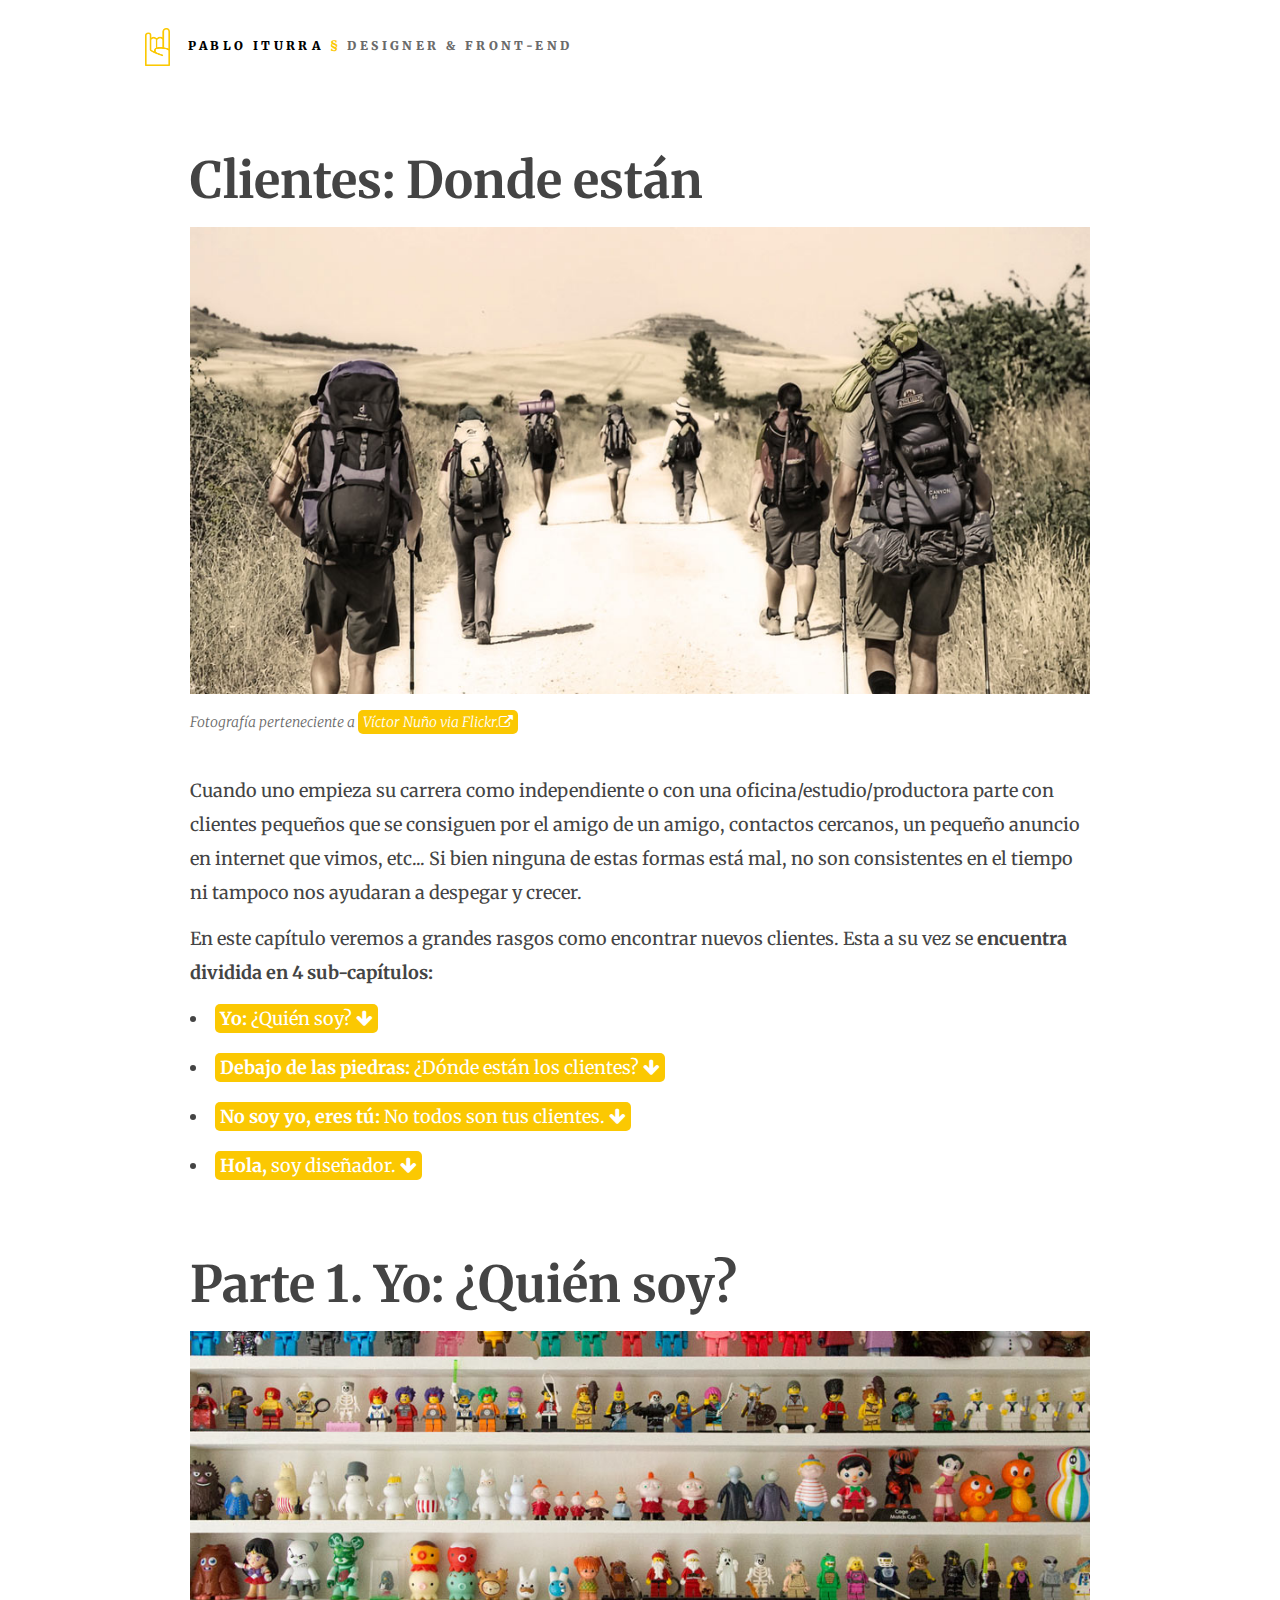
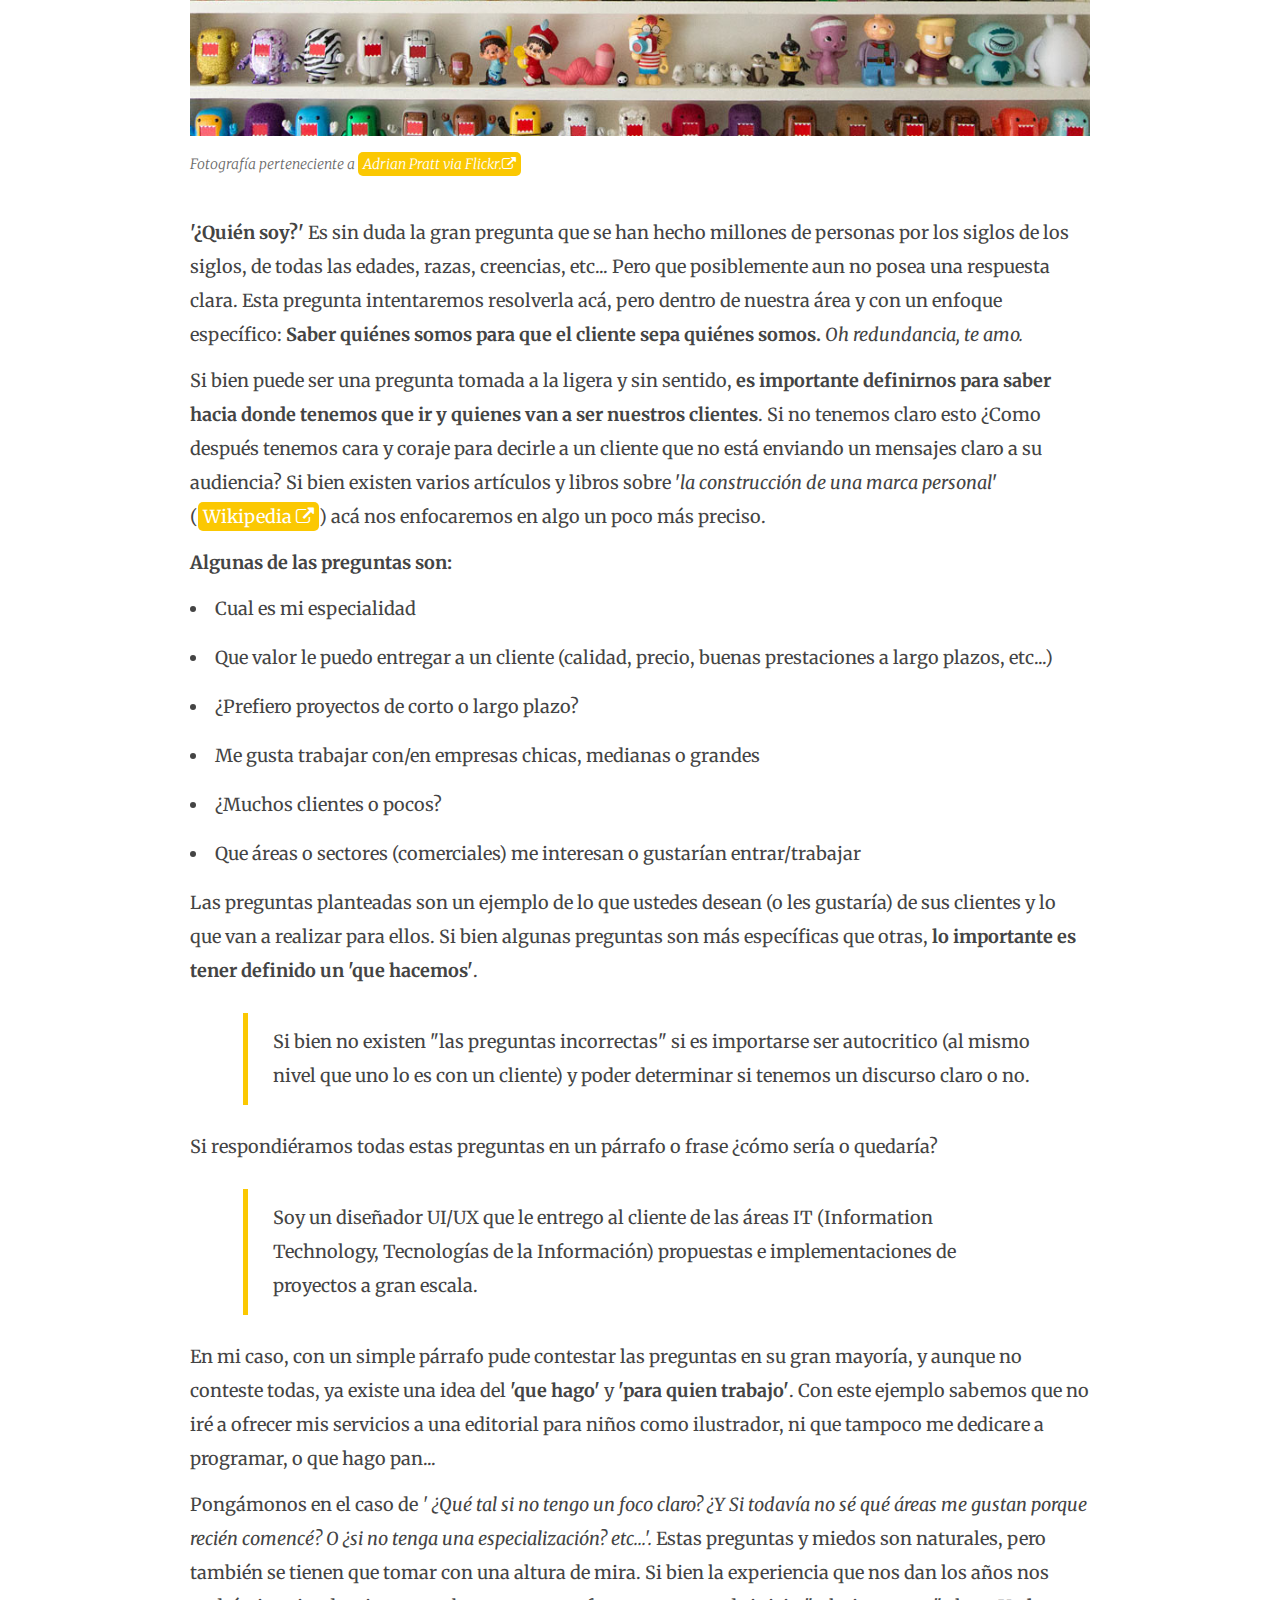
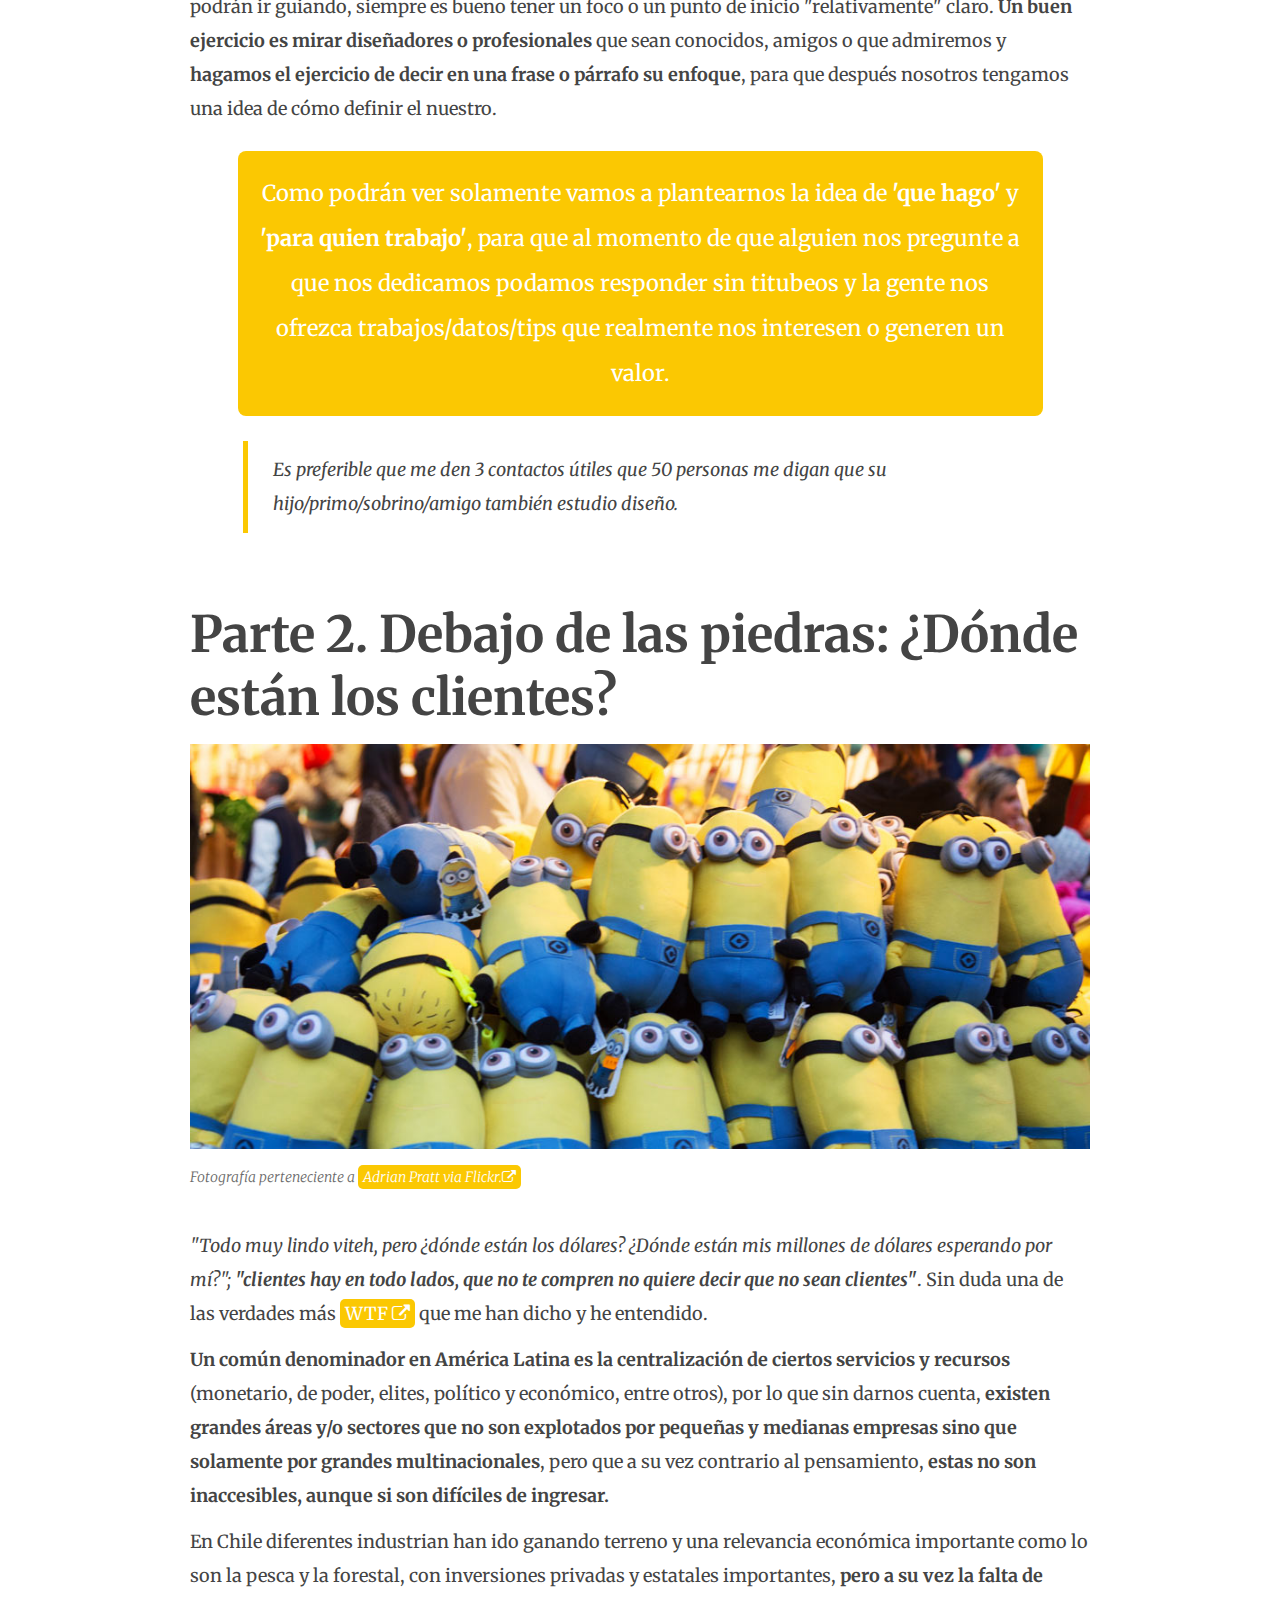
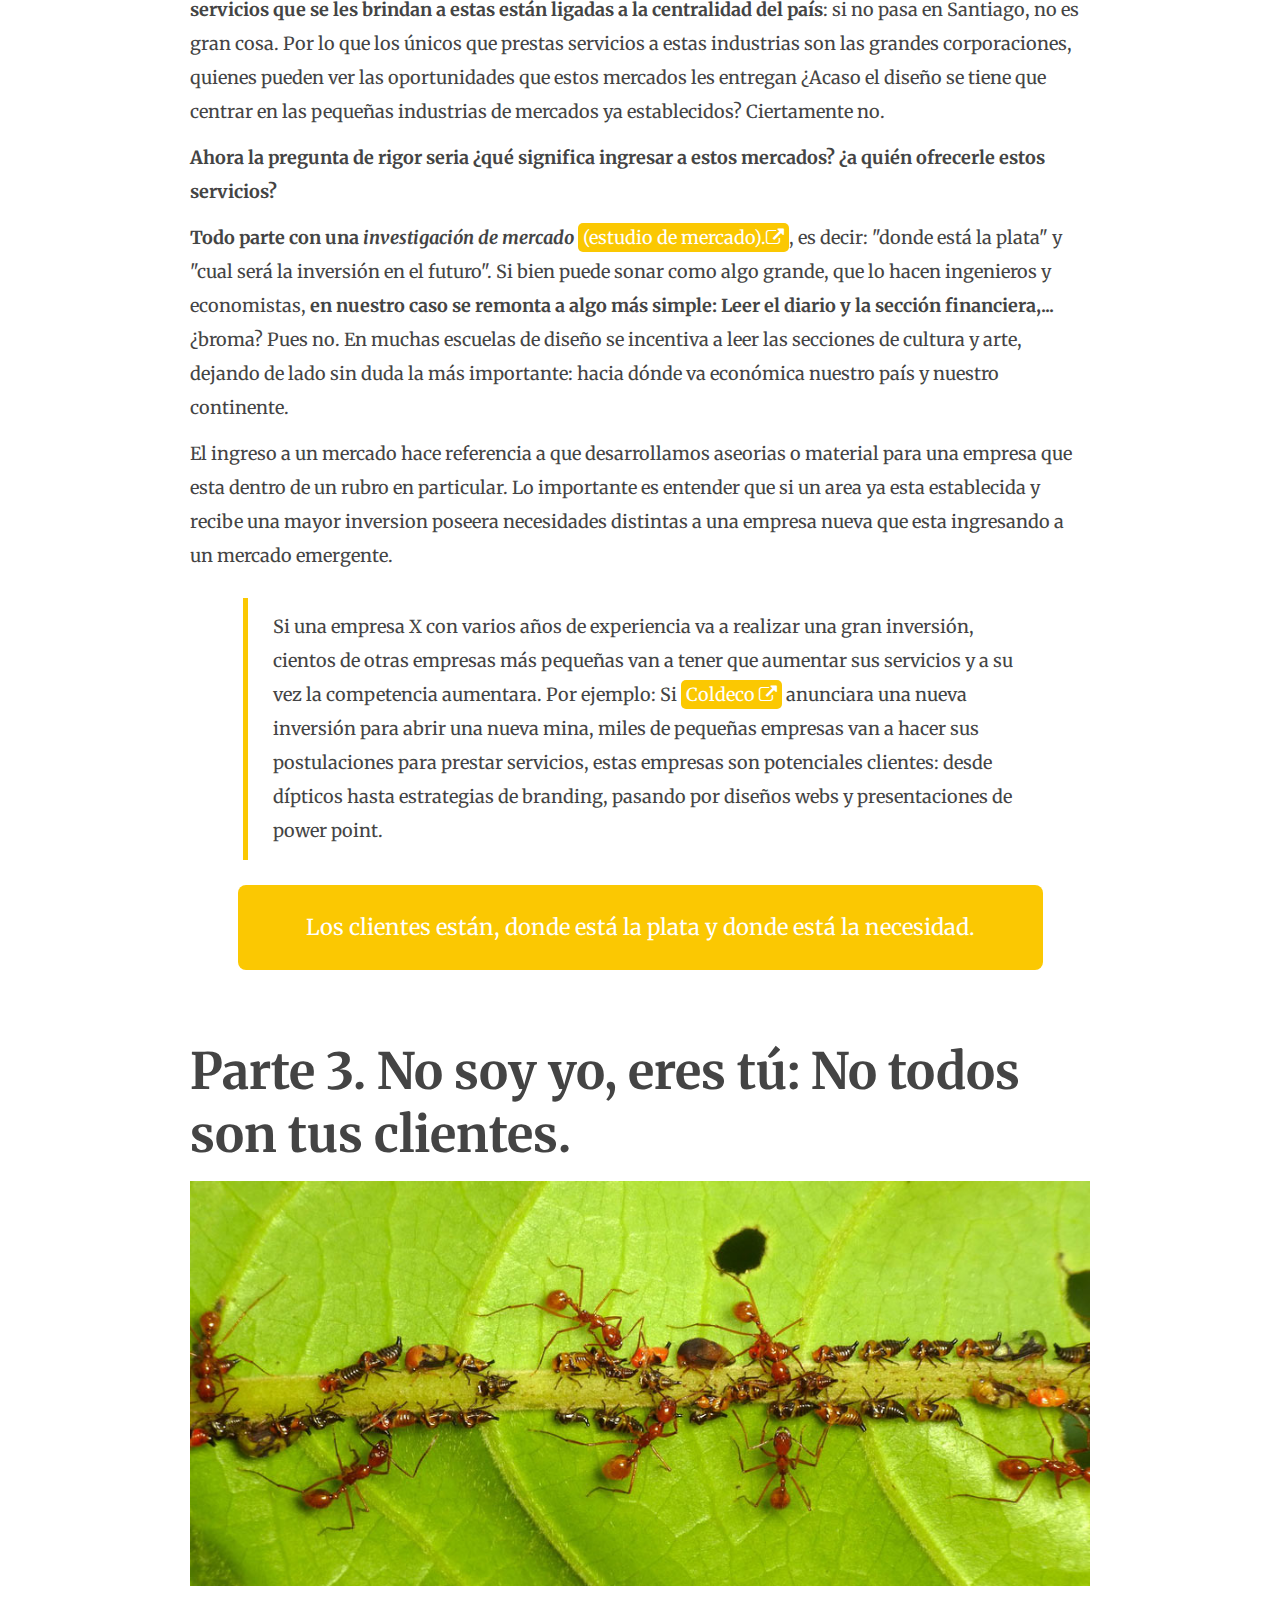
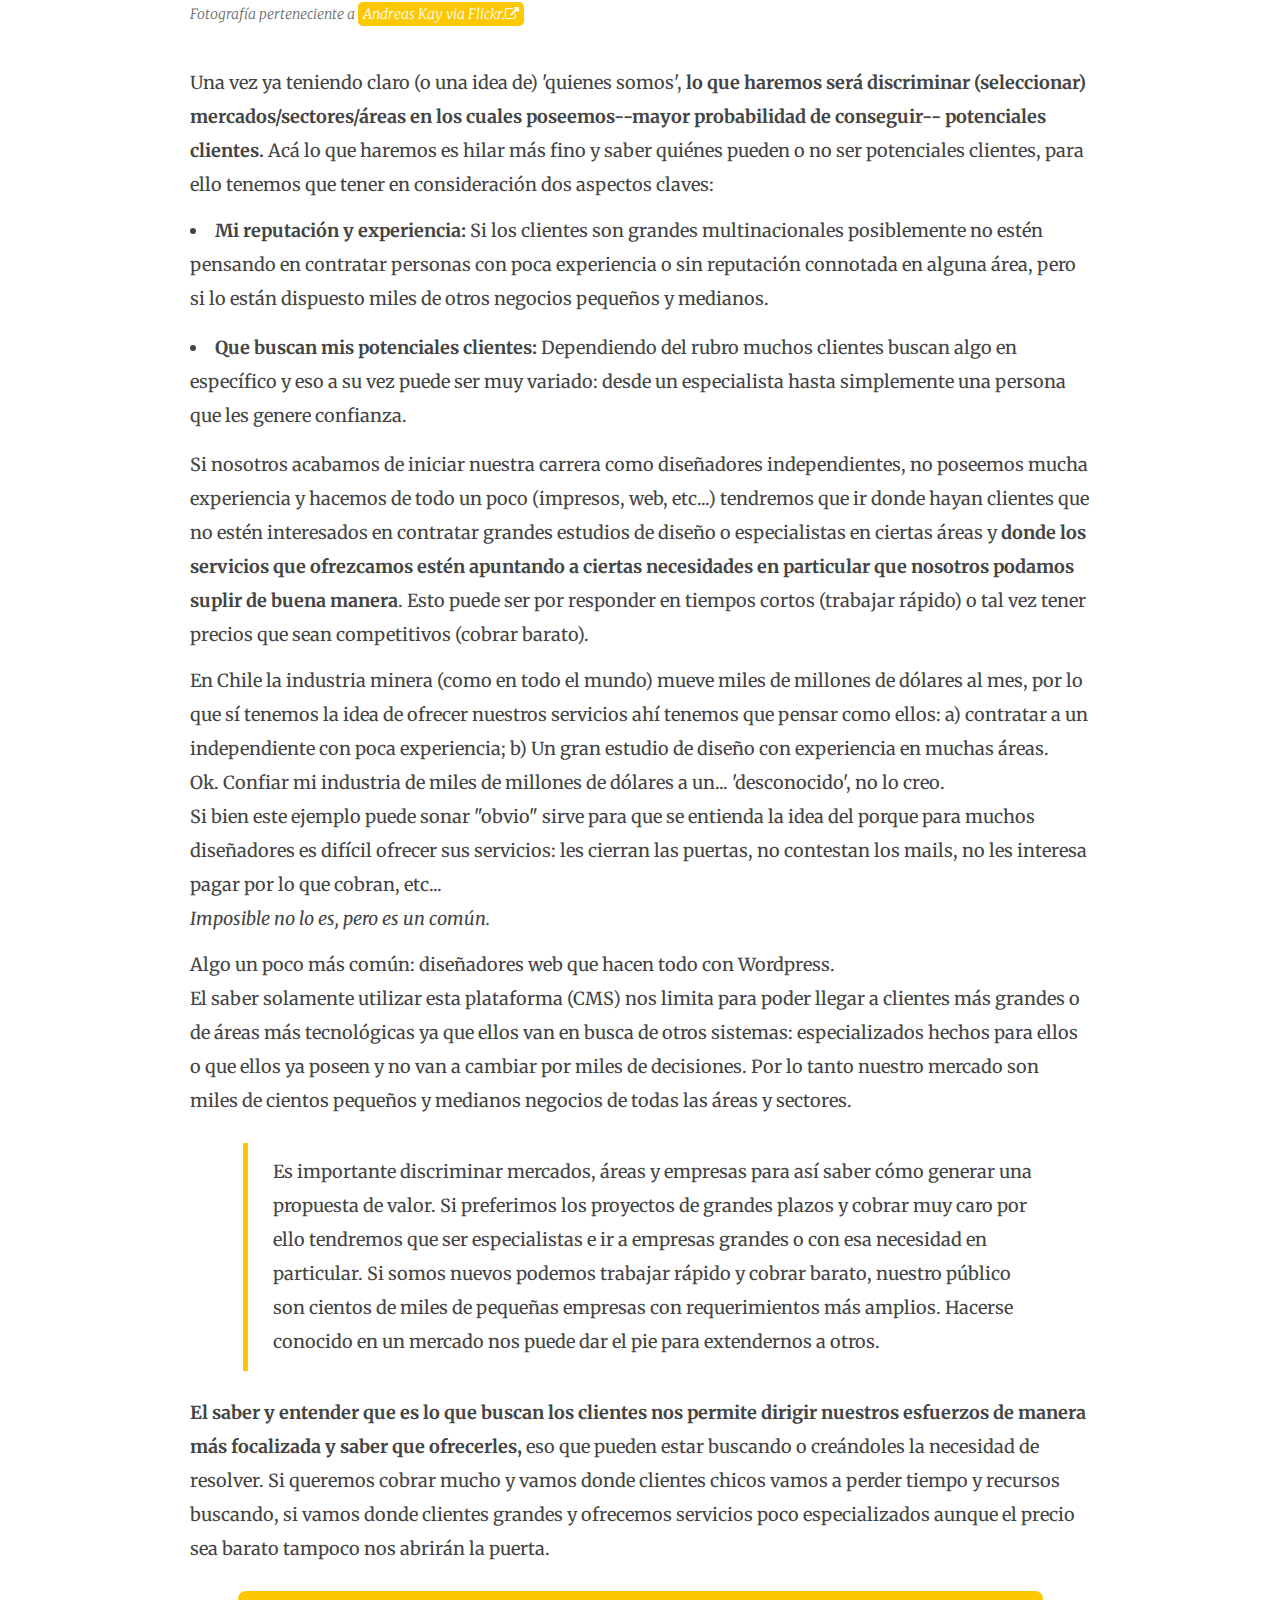
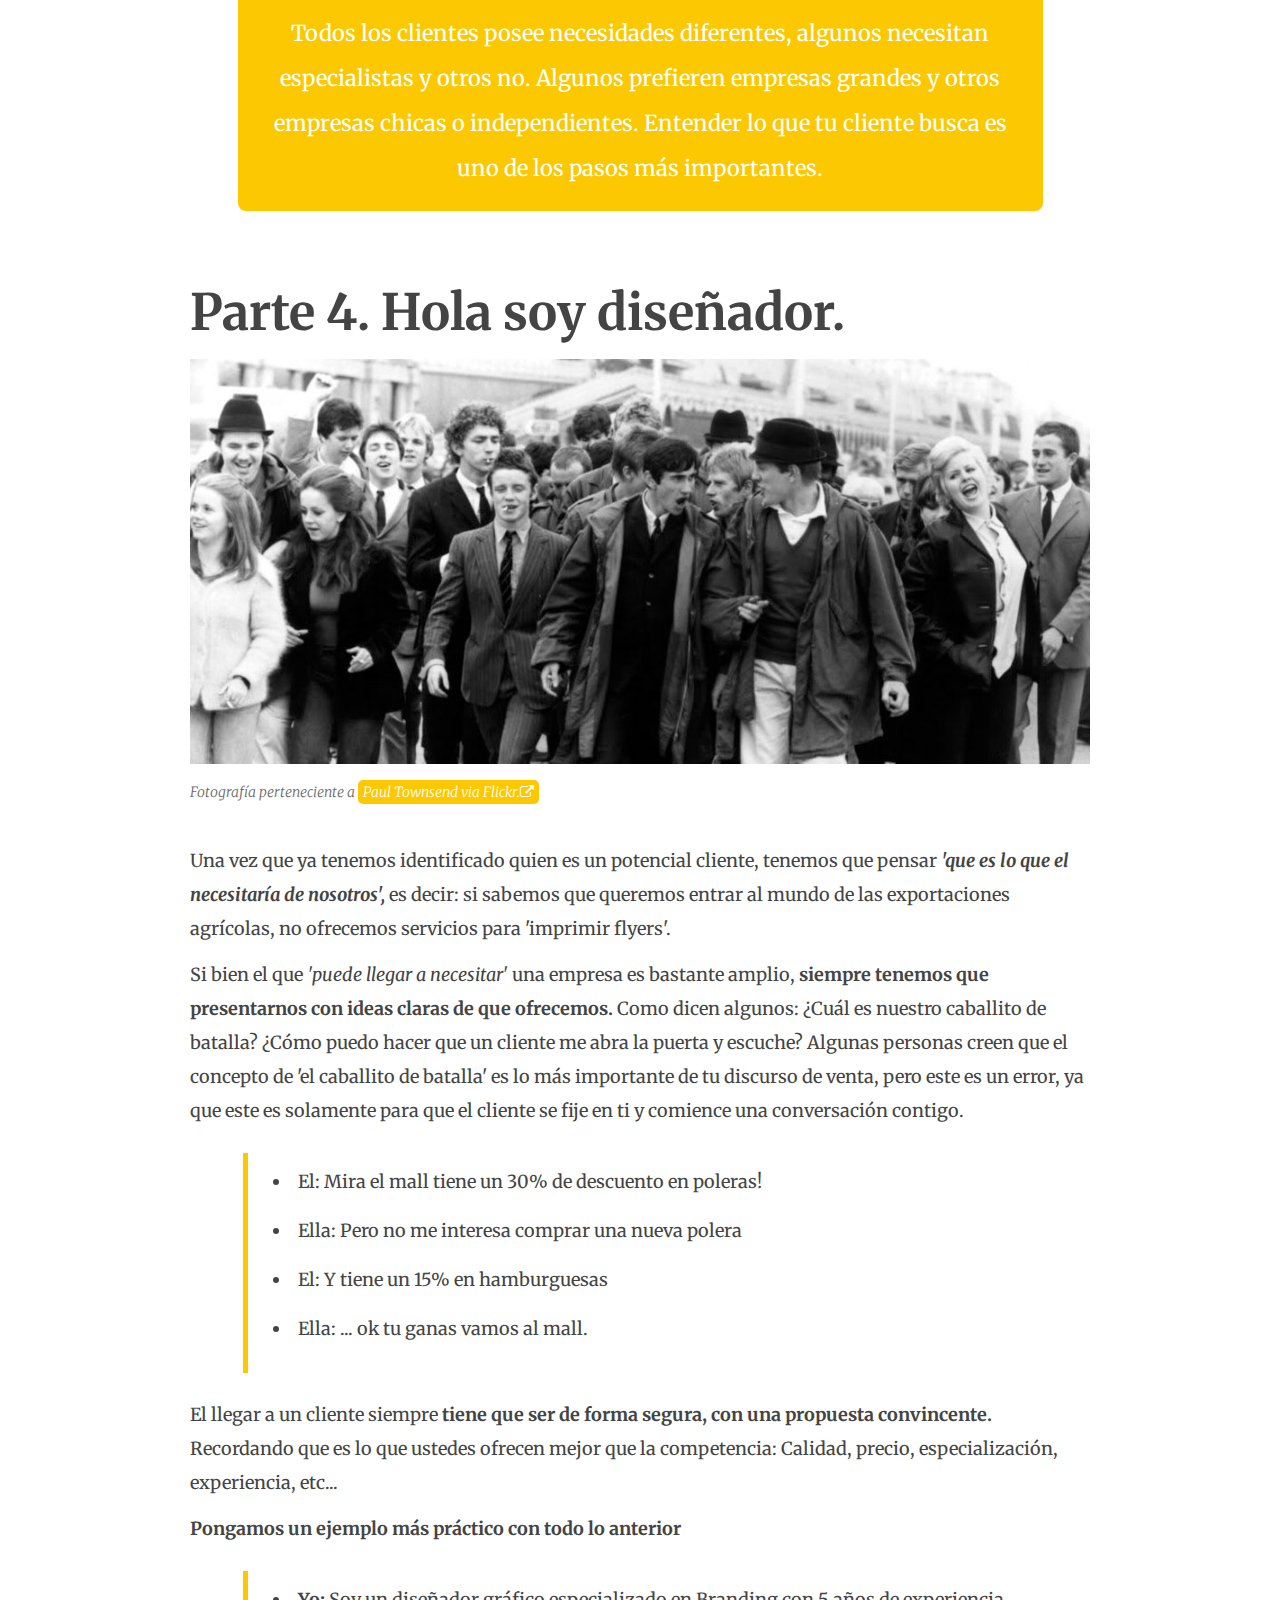
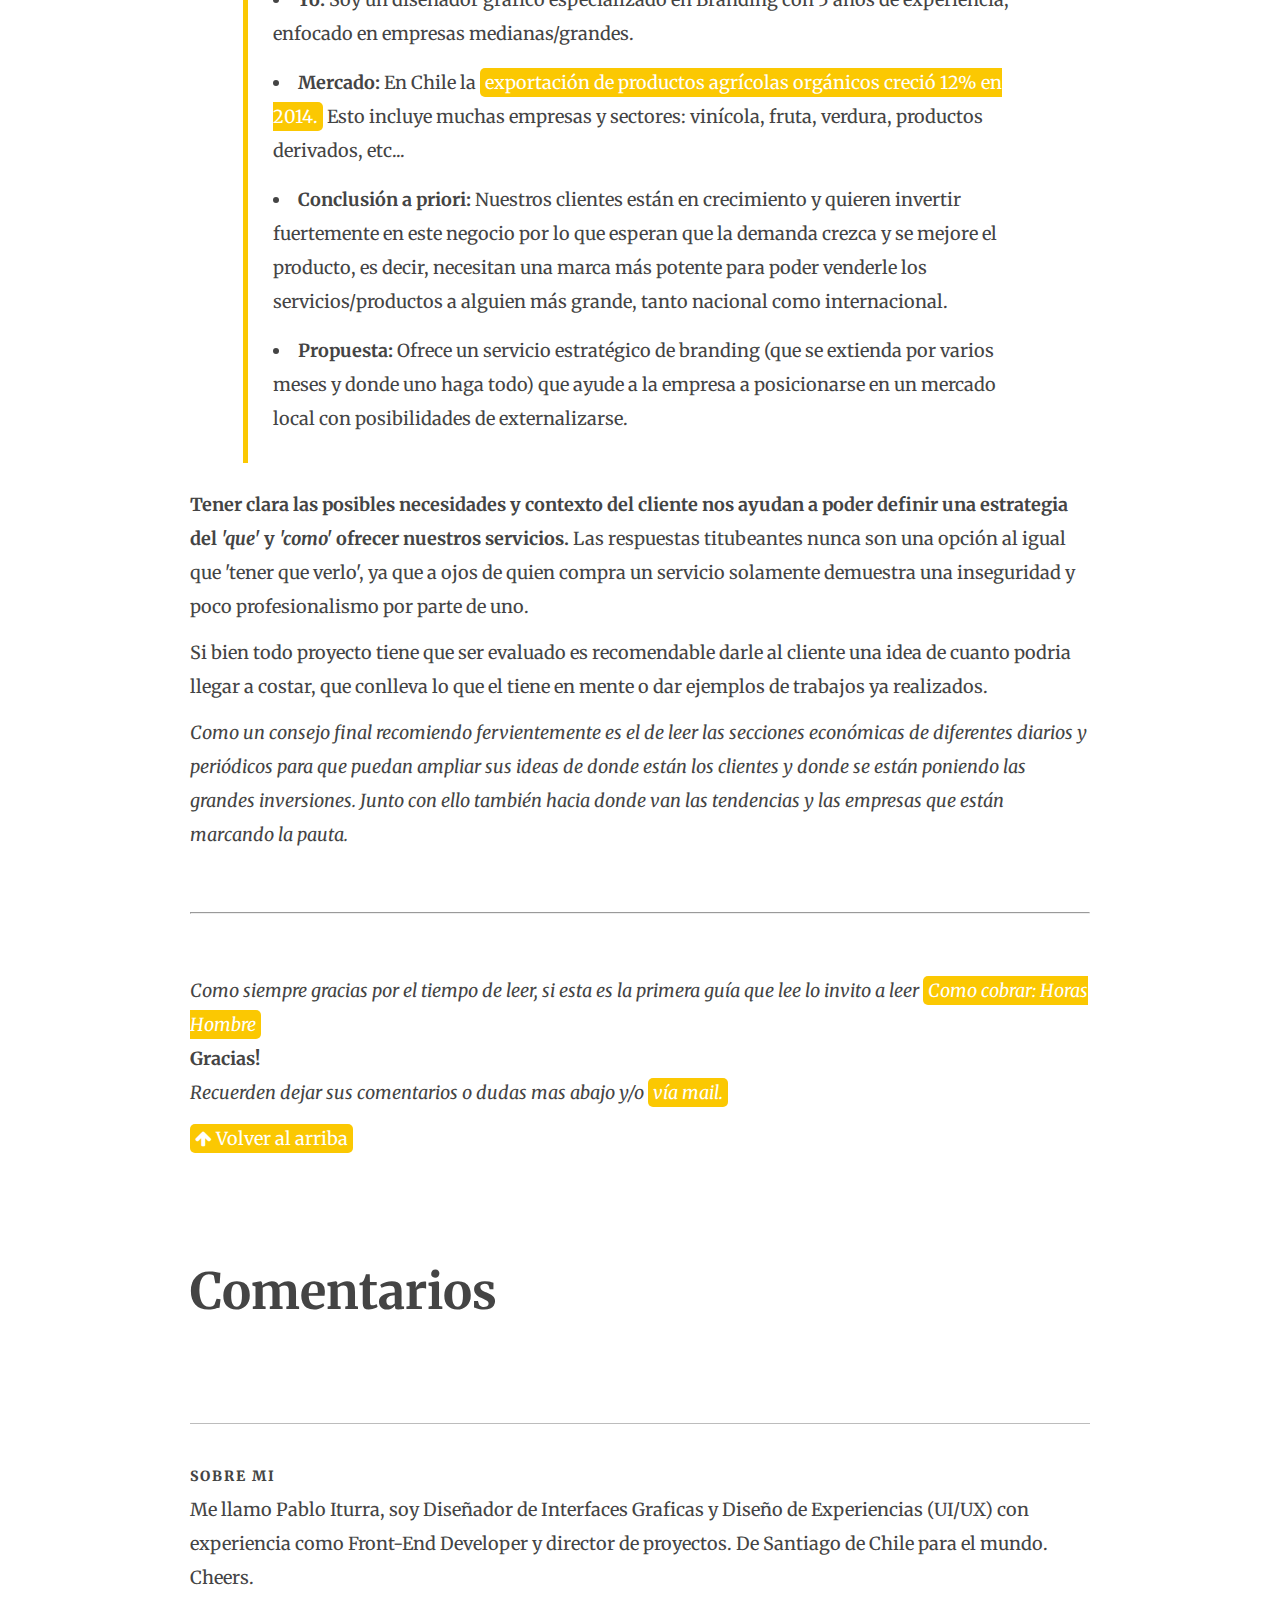
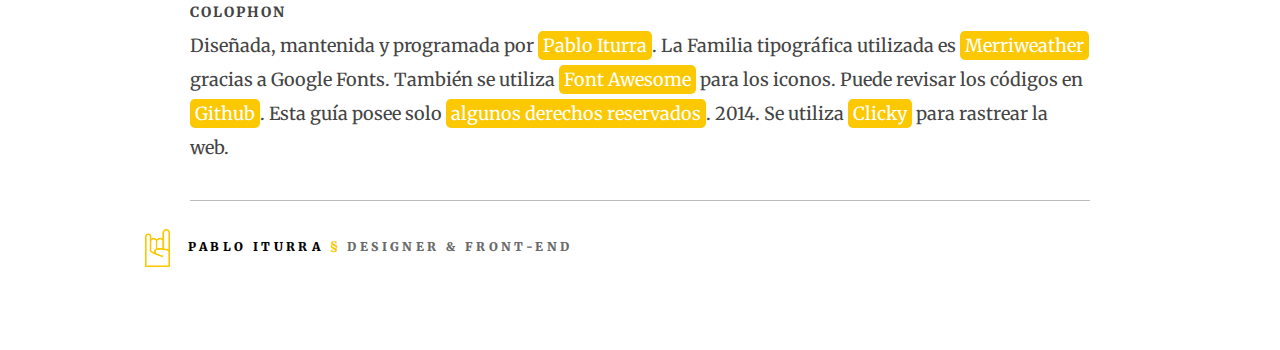
<file: clientes.html>
<!doctype html>
<html>

<head>
    <meta charset="UTF-8">
    <title>Como cobrar: HH / Estudio PIF</title>

    <link href="css/style.css" rel="stylesheet">
    <link href="css/font-awesome.min.css" rel="stylesheet">

</head>

<body>

    <header>
        <a href="index.html"><img src="img/logo-am.png"> <span>Pablo Iturra</span> <b>§</b> Designer &amp; Front-End</a>
    </header>

    <section>

        <h1>Clientes: Donde están</h1>

        <img src="img/clientes/1.jpg">
        <p class="foto">Fotografía perteneciente a <a href="https://www.flickr.com/photos/victornuno/2035577263" target="_blank">Víctor Nuño via Flickr.<i class="fa fa-external-link"></i></a>
        

        <p>
            Cuando uno empieza su carrera como independiente o con una oficina/estudio/productora parte con clientes pequeños que se consiguen por el amigo de un amigo, contactos cercanos, un pequeño anuncio en internet que vimos, etc... Si bien ninguna de estas formas está mal, no son consistentes en el tiempo ni tampoco nos ayudaran a despegar y crecer.
        </p>

        <p>
            En este capítulo veremos a grandes rasgos como encontrar nuevos clientes. Esta a su vez se  <b>encuentra dividida en 4 sub-capítulos:</b>
        </p>

        <ul>
            <li><a href="#parte1"><b>Yo:</b> ¿Quién soy?  <i class="fa fa-arrow-down"></i></a>
            </li>
            <li><a href="#parte2"><b>Debajo de las piedras:</b> ¿Dónde están los clientes? <i class="fa fa-arrow-down"></i></a>
            </li>
            <li><a href="#parte3"><b>No soy yo, eres tú:</b> No todos son tus clientes. <i class="fa fa-arrow-down"></i></a>
            </li>
            <li><a href="#parte4"><b>Hola,</b> soy diseñador. <i class="fa fa-arrow-down"></i></a>
            </li>
        </ul>

        <h1 id="parte1">Parte 1. Yo: ¿Quién soy?</h1>

        <img src='img/clientes/monos.jpg'>
        <p class="foto">Fotografía perteneciente a <a href="https://www.flickr.com/photos/jazza2/9700489882/in/photostream/" target="_blank">Adrian Pratt via Flickr.<i class="fa fa-external-link"></i></a>
        </p>

        <p><b>'¿Quién soy?'</b> Es sin duda la gran pregunta que se han hecho millones de personas por los siglos de los siglos, de todas las edades, razas, creencias, etc... Pero que posiblemente aun no posea una respuesta clara. Esta pregunta intentaremos resolverla acá, pero dentro de nuestra área y con un enfoque específico: <b>Saber quiénes somos para que el cliente sepa quiénes somos.</b> <i>Oh redundancia, te amo.</i>
        </p>

        <p>
            Si bien puede ser una pregunta tomada a la ligera y sin sentido, <b>es importante definirnos para saber hacia donde tenemos que ir y quienes van a ser nuestros clientes</b>. Si no tenemos claro esto ¿Como después tenemos cara y coraje para decirle a un cliente que no está enviando un mensajes claro a su audiencia? Si bien existen varios artículos y libros sobre '<i>la construcción de una marca personal</i>' (<a href="http://en.wikipedia.org/wiki/Personal_branding" target="_blank">Wikipedia <i class="fa fa-external-link"></i></a>) acá nos enfocaremos en algo un poco más preciso.
        </p>

        <p><b>Algunas de las preguntas son:</b>
        </p>

        <ul>
            <li>Cual es mi especialidad</li>
            <li>Que valor le puedo entregar a un cliente (calidad, precio, buenas prestaciones a largo plazos, etc...)</li>
            <li>¿Prefiero proyectos de corto o largo plazo?</li>
            <li>Me gusta trabajar con/en empresas chicas, medianas o grandes</li>
            <li>¿Muchos clientes o pocos?</li>
            <li>Que áreas o sectores (comerciales) me interesan o gustarían entrar/trabajar</li>
        </ul>

        <p>
            Las preguntas planteadas son un ejemplo de lo que ustedes desean (o les gustaría) de sus clientes y lo que van a realizar para ellos. Si bien algunas preguntas son más específicas que otras, <b>lo importante es tener definido un 'que hacemos'</b>.
        </p>

        <p class="ejem">
            Si bien no existen "las preguntas incorrectas" si es importarse ser autocritico (al mismo nivel que uno lo es con un cliente) y poder determinar si tenemos un discurso claro o no.
        </p>

        <p>
            Si respondiéramos todas estas preguntas en un párrafo o frase ¿cómo sería o quedaría?
        </p>

        <p class="ejem">Soy un diseñador UI/UX que le entrego al cliente de las áreas IT (Information Technology, Tecnologías de la Información) propuestas e implementaciones de proyectos a gran escala.</p>

        <p>
            En mi caso, con un simple párrafo pude contestar las preguntas en su gran mayoría, y aunque no conteste todas, ya existe una idea del <b>'que hago'</b> y <b>'para quien trabajo'</b>. Con este ejemplo sabemos que no iré a ofrecer mis servicios a una editorial para niños como ilustrador, ni que tampoco me dedicare a programar, o que hago pan...
        </p>

        <p>
            Pongámonos en el caso de <i>' ¿Qué tal si no tengo un foco claro? ¿Y Si todavía no sé qué áreas me gustan porque recién comencé? O ¿si no tenga una especialización? etc...'.</i> Estas preguntas y miedos son naturales, pero también se tienen que tomar con una altura de mira. Si bien la experiencia que nos dan los años nos podrán ir guiando, siempre es bueno tener un foco o un punto de inicio "relativamente" claro. <b>Un buen ejercicio es mirar diseñadores o profesionales</b> que sean conocidos, amigos o que admiremos y <b>hagamos el ejercicio de decir en una frase o párrafo su enfoque</b>, para que después nosotros tengamos una idea de cómo definir el nuestro.
        </p>

        <p class="math">
            Como podrán ver solamente vamos a plantearnos la idea de <b>'que hago'</b> y <b>'para quien trabajo'</b>, para que al momento de que alguien nos pregunte a que nos dedicamos podamos responder sin titubeos y la gente nos ofrezca trabajos/datos/tips que realmente nos interesen o generen un valor.
        </p>

        <p class="ejem">
            <i>Es preferible que me den 3 contactos útiles que 50 personas me digan que su hijo/primo/sobrino/amigo también estudio diseño.</i>
        </p>

        <h1 id="parte2">Parte 2. Debajo de las piedras: ¿Dónde están los clientes?</h1>

        <img src='img/clientes/minios.jpg'>
        <p class="foto">Fotografía perteneciente a <a href="https://www.flickr.com/photos/jazza2/9986971746/in/photostream/" target="_blank">Adrian Pratt via Flickr.<i class="fa fa-external-link"></i></a>
        </p>


        <p>
            <i>"Todo muy lindo viteh, pero ¿dónde están los dólares? ¿Dónde están mis millones de dólares esperando por mí?"; <b>"clientes hay en todo lados, que no te compren no quiere decir que no sean clientes"</b></i>. Sin duda una de las verdades más <a href="http://www.abc.es/tecnologia/redes/20141207/abci-descifrar-siglas-201412061903_1.html" target="_blank">WTF <i class="fa fa-external-link"></i></a> que me han dicho y he entendido.
        </p>

        <p>
            <b>Un común denominador en América Latina es la centralización de ciertos servicios y recursos</b> (monetario, de poder, elites, político y económico, entre otros), por lo que sin darnos cuenta, <b>existen grandes áreas y/o sectores que no son explotados por pequeñas y medianas empresas sino que solamente por grandes multinacionales</b>, pero que a su vez contrario al pensamiento, <b>estas no son inaccesibles, aunque si son difíciles de ingresar.</b>
        </p>

        <p>
            En Chile diferentes industrian han ido ganando terreno y una relevancia económica importante como lo son la pesca y la forestal, con inversiones privadas y estatales importantes, <b>pero a su vez la falta de servicios que se les brindan a estas están ligadas a la centralidad del país</b>: si no pasa en Santiago, no es gran cosa. Por lo que los únicos que prestas servicios a estas industrias son las grandes corporaciones, quienes pueden ver las oportunidades que estos mercados les entregan ¿Acaso el diseño se tiene que centrar en las pequeñas industrias de mercados ya establecidos? Ciertamente no.
        </p>

        <p>
            <b>Ahora la pregunta de rigor seria ¿qué significa ingresar a estos mercados? ¿a quién ofrecerle estos servicios?</b>
        </p>

        <p>
           <b>Todo parte con una <i>investigación de mercado</i></b> <a href="http://es.wikipedia.org/wiki/Estudio_de_mercado" target="_blank">(estudio de mercado).<i class="fa fa-external-link"></i></a>, es decir: "donde está la plata" y "cual será la inversión en el futuro". Si bien puede sonar como algo grande, que lo hacen ingenieros y economistas, <b>en nuestro caso se remonta a algo más simple: Leer el diario y la sección financiera,...</b> ¿broma? Pues no. En muchas escuelas de diseño se incentiva a leer las secciones de cultura y arte, dejando de lado sin duda la más importante: hacia dónde va económica nuestro país y nuestro continente.
        </p>
        
        <p>
            El ingreso a un mercado hace referencia a que desarrollamos aseorias o material para una empresa que esta dentro de un rubro en particular. Lo importante es entender que si un area ya esta establecida y recibe una mayor inversion poseera necesidades distintas a una empresa nueva que esta ingresando a un mercado emergente.
        </p>
        
        <p class="ejem">
            Si una empresa X con varios años de experiencia va a realizar una gran inversión, cientos de otras empresas más pequeñas van a tener que aumentar sus servicios y a su vez la competencia aumentara. Por ejemplo: Si <a href="https://www.codelco.com/" target="_blank">Coldeco <i class="fa fa-external-link"></i></a> anunciara una nueva inversión para abrir una nueva mina, miles de pequeñas empresas van a hacer sus postulaciones para prestar servicios, estas empresas son potenciales clientes: desde dípticos hasta estrategias de branding, pasando por diseños webs y presentaciones de power point.
        </p>
        
        <p class="math">
            Los clientes están, donde está la plata y donde está la necesidad.
        </p>

        <h1 id="parte3">Parte 3. No soy yo, eres tú: No todos son tus clientes. </h1>

        <img src='img/clientes/ants.jpg'>
        <p class="foto">Fotografía perteneciente a <a href="https://www.flickr.com/photos/andreaskay/10242422224/in/photostream/" target="_blank">Andreas Kay via Flickr.<i class="fa fa-external-link"></i></a>
        </p>

        <p>
            Una vez ya teniendo claro (o una idea de) 'quienes somos', <b>lo que haremos será discriminar (seleccionar) mercados/sectores/áreas en los cuales poseemos--mayor probabilidad de conseguir-- potenciales clientes.</b> Acá lo que haremos es hilar más fino y saber quiénes pueden o no ser potenciales clientes, para ello tenemos que tener en consideración dos aspectos claves: 
        </p>

        <ul>
            <li><b>Mi reputación y experiencia:</b> Si los clientes son grandes multinacionales posiblemente no estén pensando en contratar personas con poca experiencia o sin reputación connotada en alguna área, pero si lo están dispuesto miles de otros negocios pequeños y medianos.</li>
            <li><b>Que buscan mis potenciales clientes:</b> Dependiendo del rubro muchos clientes buscan algo en específico y eso a su vez puede ser muy variado: desde un especialista hasta simplemente una persona que les genere confianza.</li>
        </ul>

        <p>
            Si nosotros acabamos de iniciar nuestra carrera como diseñadores independientes, no poseemos mucha experiencia y hacemos de todo un poco (impresos, web, etc...) tendremos que ir donde hayan clientes que no estén interesados en contratar grandes estudios de diseño o especialistas en ciertas áreas y <b>donde los servicios que ofrezcamos estén apuntando a ciertas necesidades en particular que nosotros podamos suplir de buena manera</b>. Esto puede ser por responder en tiempos cortos (trabajar rápido) o tal vez tener precios que sean competitivos (cobrar barato).
        </p>

        <p>
            En Chile la industria minera (como en todo el mundo) mueve miles de millones de dólares al mes, por lo que sí tenemos la idea de ofrecer nuestros servicios ahí tenemos que pensar como ellos: a) contratar a un independiente con poca experiencia; b) Un gran estudio de diseño con experiencia en muchas áreas.
            <br>
            Ok. Confiar mi industria de miles de millones de dólares a un... 'desconocido', no lo creo.
            <br>
            Si bien este ejemplo puede sonar "obvio" sirve para que se entienda la idea del porque para muchos diseñadores es difícil ofrecer sus servicios: les cierran las puertas, no contestan los mails, no les interesa pagar por lo que cobran, etc...
            <br>
            <i>Imposible no lo es, pero es un común.</i>
        </p>

        <p>
            Algo un poco más común: diseñadores web que hacen todo con Wordpress.
            <br>
            El saber solamente utilizar esta plataforma (CMS) nos limita para poder llegar a clientes más grandes o de áreas más tecnológicas ya que ellos van en busca de otros sistemas: especializados hechos para ellos o que ellos ya poseen y no van a cambiar por miles de decisiones. Por lo tanto nuestro mercado son miles de cientos pequeños y medianos negocios de todas las áreas y sectores.
        </p>
        
        <p class="ejem">
            Es importante discriminar mercados, áreas y empresas para así saber cómo generar una propuesta de valor. Si preferimos los proyectos de grandes plazos y cobrar muy caro por ello tendremos que ser especialistas e ir a empresas grandes o con esa necesidad en particular. Si somos nuevos podemos trabajar rápido y cobrar barato, nuestro público son cientos de miles de pequeñas empresas con requerimientos más amplios. Hacerse conocido en un mercado nos puede dar el pie para extendernos a otros.
        </p>

        <p>
            <b>El saber y entender que es lo que buscan los clientes nos permite dirigir nuestros esfuerzos de manera más focalizada y saber que ofrecerles,</b> eso que pueden estar buscando o creándoles la necesidad de resolver. Si queremos cobrar mucho y vamos donde clientes chicos vamos a perder tiempo y recursos buscando, si vamos donde clientes grandes y ofrecemos servicios poco especializados aunque el precio sea barato tampoco nos abrirán la puerta.
        </p>
        
        <p class="math">
            Todos los clientes posee necesidades diferentes, algunos necesitan especialistas y otros no. Algunos prefieren empresas grandes y otros empresas chicas o independientes. Entender lo que tu cliente busca es uno de los pasos más importantes.
        </p>


        <h1 id="parte4">Parte 4. Hola soy diseñador.</h1>

        <img src='img/clientes/dis.jpg'>
        <p class="foto">Fotografía perteneciente a <a href="https://www.flickr.com/photos/brizzlebornandbred/5130733677" target="_blank">Paul Townsend via Flickr.<i class="fa fa-external-link"></i></a>
        </p>
        
        <p>
            Una vez que ya tenemos identificado quien es un potencial cliente, tenemos que pensar <b><i>'que es lo que el necesitaría de nosotros',</i></b> es decir: si sabemos que queremos entrar al mundo de las exportaciones agrícolas, no ofrecemos servicios para 'imprimir flyers'.
        </p>
        
        <p>
            Si bien el que <i>'puede llegar a necesitar'</i> una empresa es bastante amplio, <b>siempre tenemos que presentarnos con ideas claras de que ofrecemos.</b> Como dicen algunos: ¿Cuál es nuestro caballito de batalla? ¿Cómo puedo hacer que un cliente me abra la puerta y escuche? Algunas personas creen que el concepto de 'el caballito de batalla' es lo más importante de tu discurso de venta, pero este es un error, ya que este es solamente para que el cliente se fije en ti y comience una conversación contigo.
        </p>
        
        <ul class="ejem">
            <li>El: Mira el mall tiene un 30% de descuento en poleras!</li>
            <li>Ella: Pero no me interesa comprar una nueva polera</li>
            <li>El: Y tiene un 15% en hamburguesas</li>
            <li>Ella: ... ok tu ganas vamos al mall.</li>
        </ul>
        
        <p>
            El llegar a un cliente siempre <b>tiene que ser de forma segura, con una propuesta convincente.</b> Recordando que es lo que ustedes ofrecen mejor que la competencia: Calidad, precio, especialización, experiencia, etc...
        </p>
        
        <p><b>Pongamos un ejemplo más práctico con todo lo anterior</b></p>
        
        <ul class="ejem">
            <li><b>Yo:</b> Soy un diseñador gráfico especializado en Branding con 5 años de experiencia, enfocado en empresas medianas/grandes.</li>
            <li><b>Mercado:</b> En Chile la <a href="https://www.df.cl/noticias/empresas/actualidad/exportacion-de-productos-agricolas-organicos-crecio-12-en-2014/2015-02-24/192901.html">exportación de productos agrícolas orgánicos creció 12% en 2014.</a> Esto incluye muchas empresas y sectores: vinícola, fruta, verdura, productos derivados, etc...</li>
            <li><b>Conclusión a priori:</b> Nuestros clientes están en crecimiento y quieren invertir fuertemente en este negocio por lo que esperan que la demanda crezca y se mejore el producto, es decir, necesitan una marca más potente para poder venderle los servicios/productos a alguien más grande, tanto nacional como internacional.</li>
            <li><b>Propuesta:</b> Ofrece un servicio estratégico de branding (que se extienda por varios meses y donde uno haga todo) que ayude a la empresa a posicionarse en un mercado local con posibilidades de externalizarse.</li>
        </ul>
        
        <p>
            <b>Tener clara las posibles necesidades y contexto del cliente nos ayudan a poder definir una estrategia del <i>'que'</i> y <i>'como'</i> ofrecer nuestros servicios.</b> Las respuestas titubeantes nunca son una opción al igual que 'tener que verlo', ya que a ojos de quien compra un servicio solamente demuestra una inseguridad y poco profesionalismo por parte de uno.
        </p>
        
        <p>
            Si bien todo proyecto tiene que ser evaluado es recomendable darle al cliente una idea de cuanto podria llegar a costar, que conlleva lo que el tiene en mente o dar ejemplos de trabajos ya realizados. 
        </p>
        
        <p>
           <i>Como un consejo final recomiendo fervientemente es el de leer las secciones económicas de diferentes diarios y periódicos para que puedan ampliar sus ideas de donde están los clientes y donde se están poniendo las grandes inversiones. Junto con ello también hacia donde van las tendencias y las empresas que están marcando la pauta.</i>
        </p>
        
        <hr>

        <p>
            <i>Como siempre gracias por el tiempo de leer, si esta es la primera guía que lee lo invito a leer <a href="hh.html">Como cobrar: Horas Hombre</a></i>
            <br>
            <b>Gracias!</b>
            <br>
            <i>Recuerden dejar sus comentarios o dudas mas abajo y/o <a href="mailto:ykzpablo@gmail.com">vía mail.</a></i>
        </p>
        
        <p>
            <a href="#"><i class="fa fa-arrow-up"></i> Volver al arriba </a>
            <br>
            <br>
<!--            <a href="index.html"><i class="fa fa-arrow-circle-left"></i> Volver al inicio </a>-->
        </p>
        
    </section>





    <section>
        <h1>Comentarios</h1>

        <div id="disqus_thread"></div>
<script type="text/javascript">
    /* * * CONFIGURATION VARIABLES * * */
    var disqus_shortname = 'gestionydiseno';
    
    /* * * DON'T EDIT BELOW THIS LINE * * */
    (function() {
        var dsq = document.createElement('script'); dsq.type = 'text/javascript'; dsq.async = true;
        dsq.src = '//' + disqus_shortname + '.disqus.com/embed.js';
        (document.getElementsByTagName('head')[0] || document.getElementsByTagName('body')[0]).appendChild(dsq);
    })();
</script>
<noscript>Please enable JavaScript to view the <a href="https://disqus.com/?ref_noscript" rel="nofollow">comments powered by Disqus.</a></noscript>
    </section>

    <section class="colo">

        <div>
            <b>Sobre mi</b> Me llamo Pablo Iturra, soy Diseñador de Interfaces Graficas y Diseño de Experiencias (UI/UX) con experiencia como Front-End Developer y director de proyectos. De Santiago de Chile para el mundo. Cheers.
        </div>

        <div>
            <b>Colophon</b> Diseñada, mantenida y programada por <a href="http://www.myfriendlisten.com/pablo">Pablo Iturra</a>. La Familia tipográfica utilizada es <a href="http://www.google.com/fonts" target="_blank">Merriweather</a> gracias a Google Fonts. También se utiliza <a href="http://fortawesome.github.io/Font-Awesome/" target="_blank">Font Awesome</a> para los iconos. Puede revisar los códigos en <a href="http://github.com/openfunk/Guias" target="_blank">Github</a>. Esta guía posee solo <a href="http://creativecommons.org/licenses/by-sa/4.0/" target="_blank">algunos derechos reservados</a>. 2014. Se utiliza <a href="http://www.clicky.com/">Clicky</a> para rastrear la web.
        </div>

    </section>

    <footer>
        <a href="index.html"><img src="img/logo-am.png"> <span>Pablo Iturra</span> <b>§</b> Designer &amp; Front-End</a>
    </footer>


    <script>
  (function(i,s,o,g,r,a,m){i['GoogleAnalyticsObject']=r;i[r]=i[r]||function(){
  (i[r].q=i[r].q||[]).push(arguments)},i[r].l=1*new Date();a=s.createElement(o),
  m=s.getElementsByTagName(o)[0];a.async=1;a.src=g;m.parentNode.insertBefore(a,m)
  })(window,document,'script','//www.google-analytics.com/analytics.js','ga');

  ga('create', 'UA-61636985-1', 'auto');
  ga('send', 'pageview');

</script>

</body>

</html>
</file>
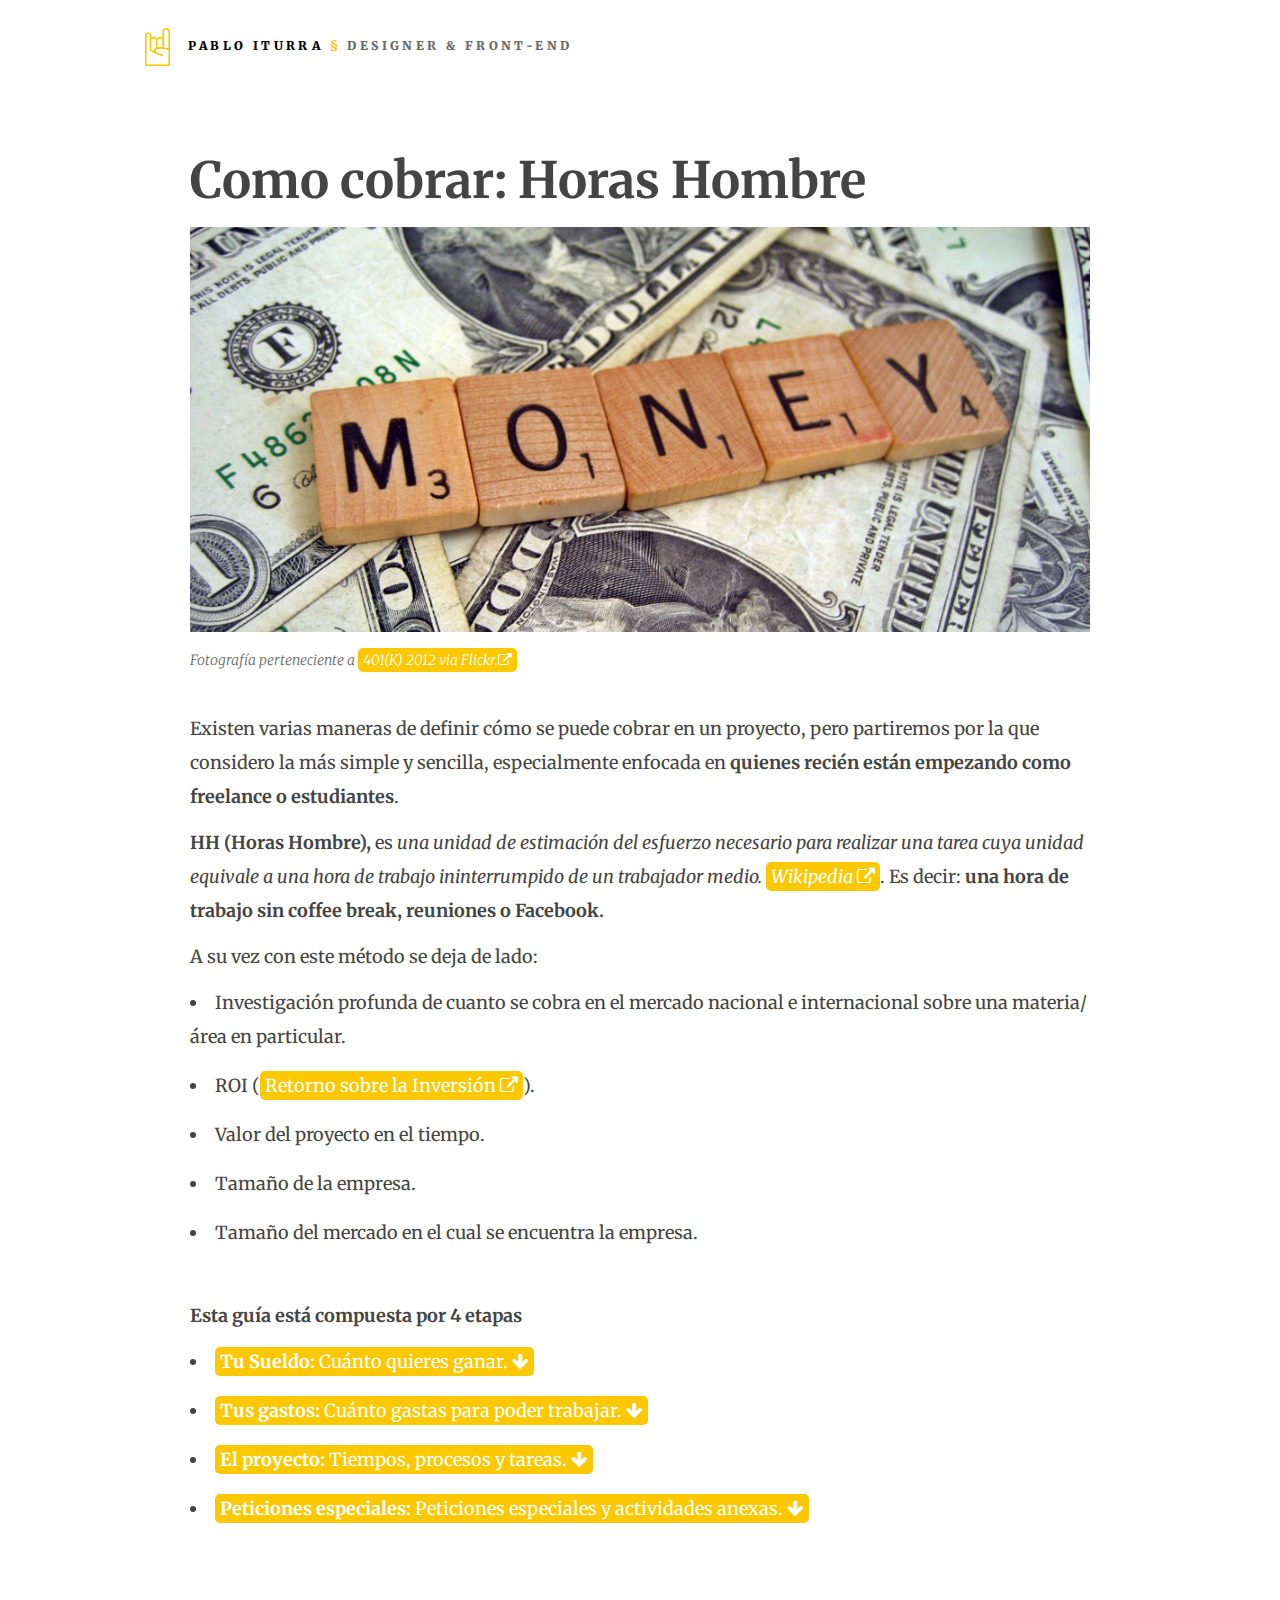
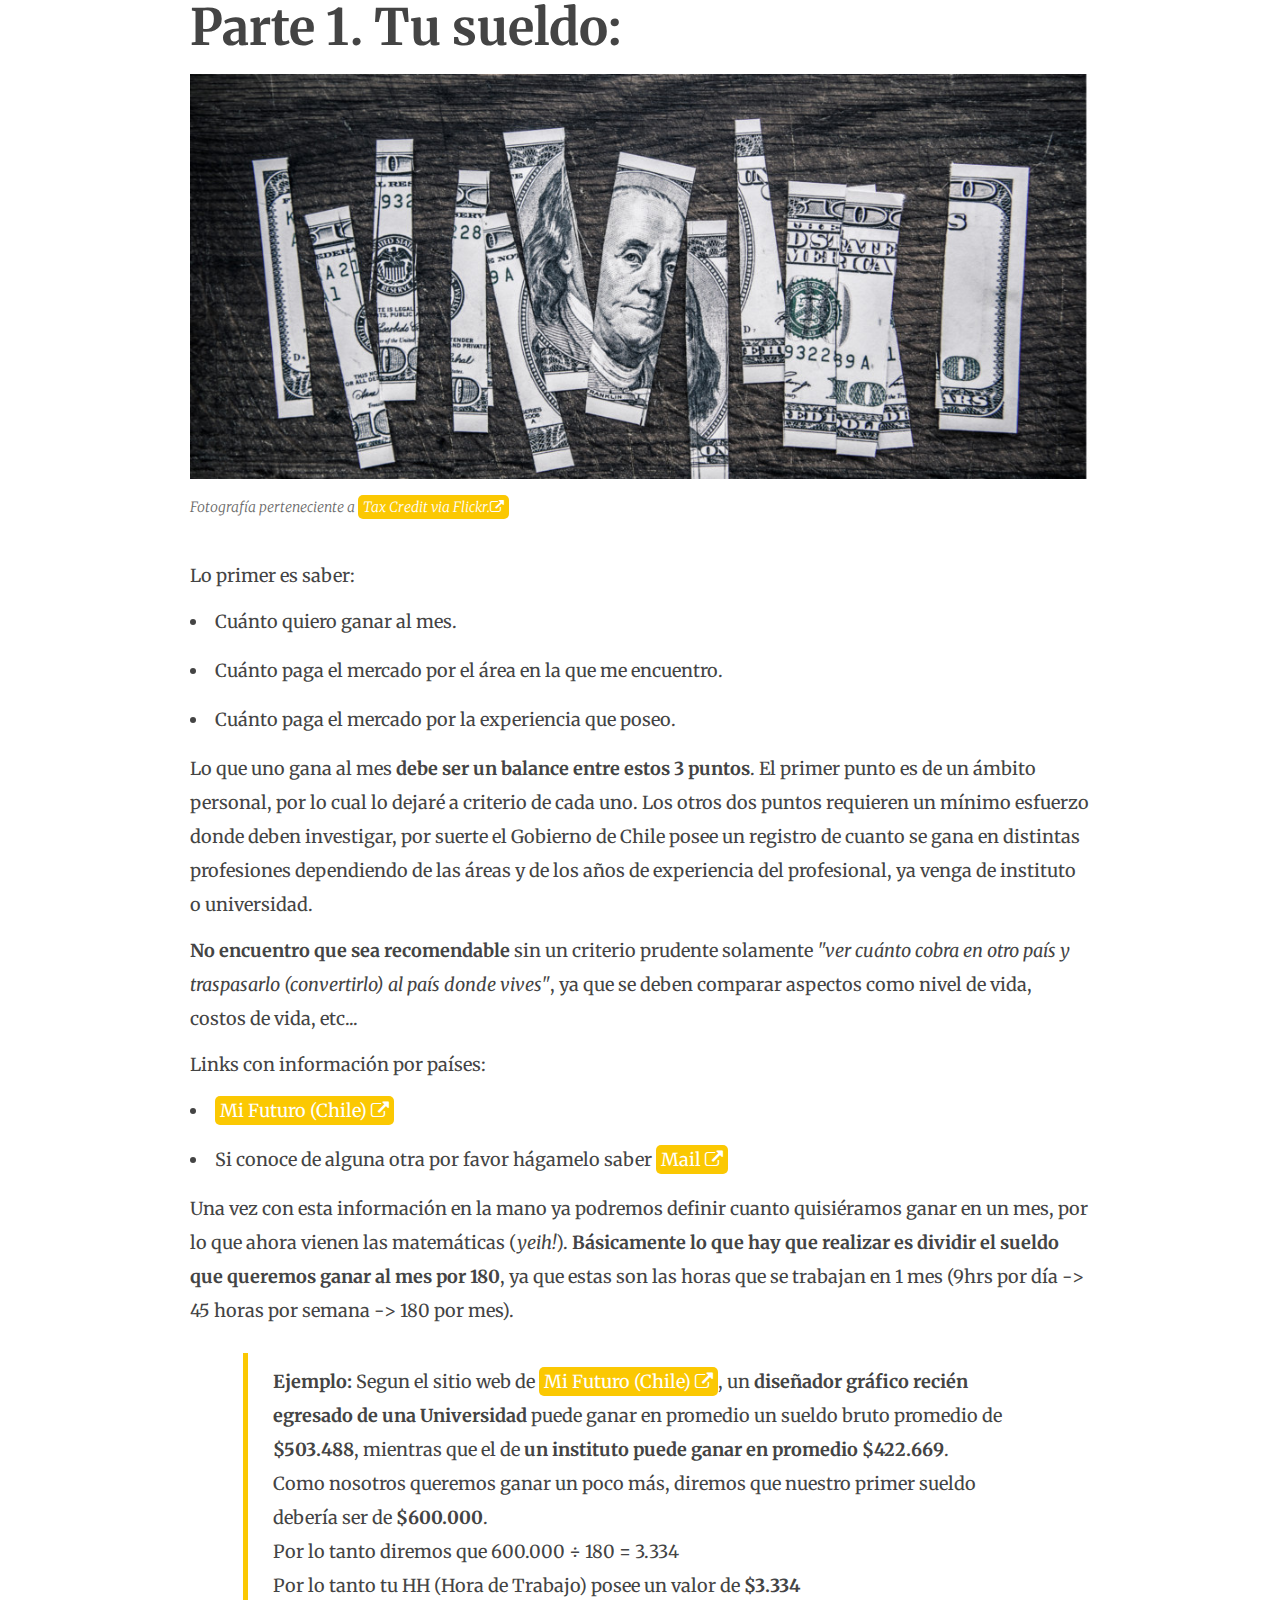
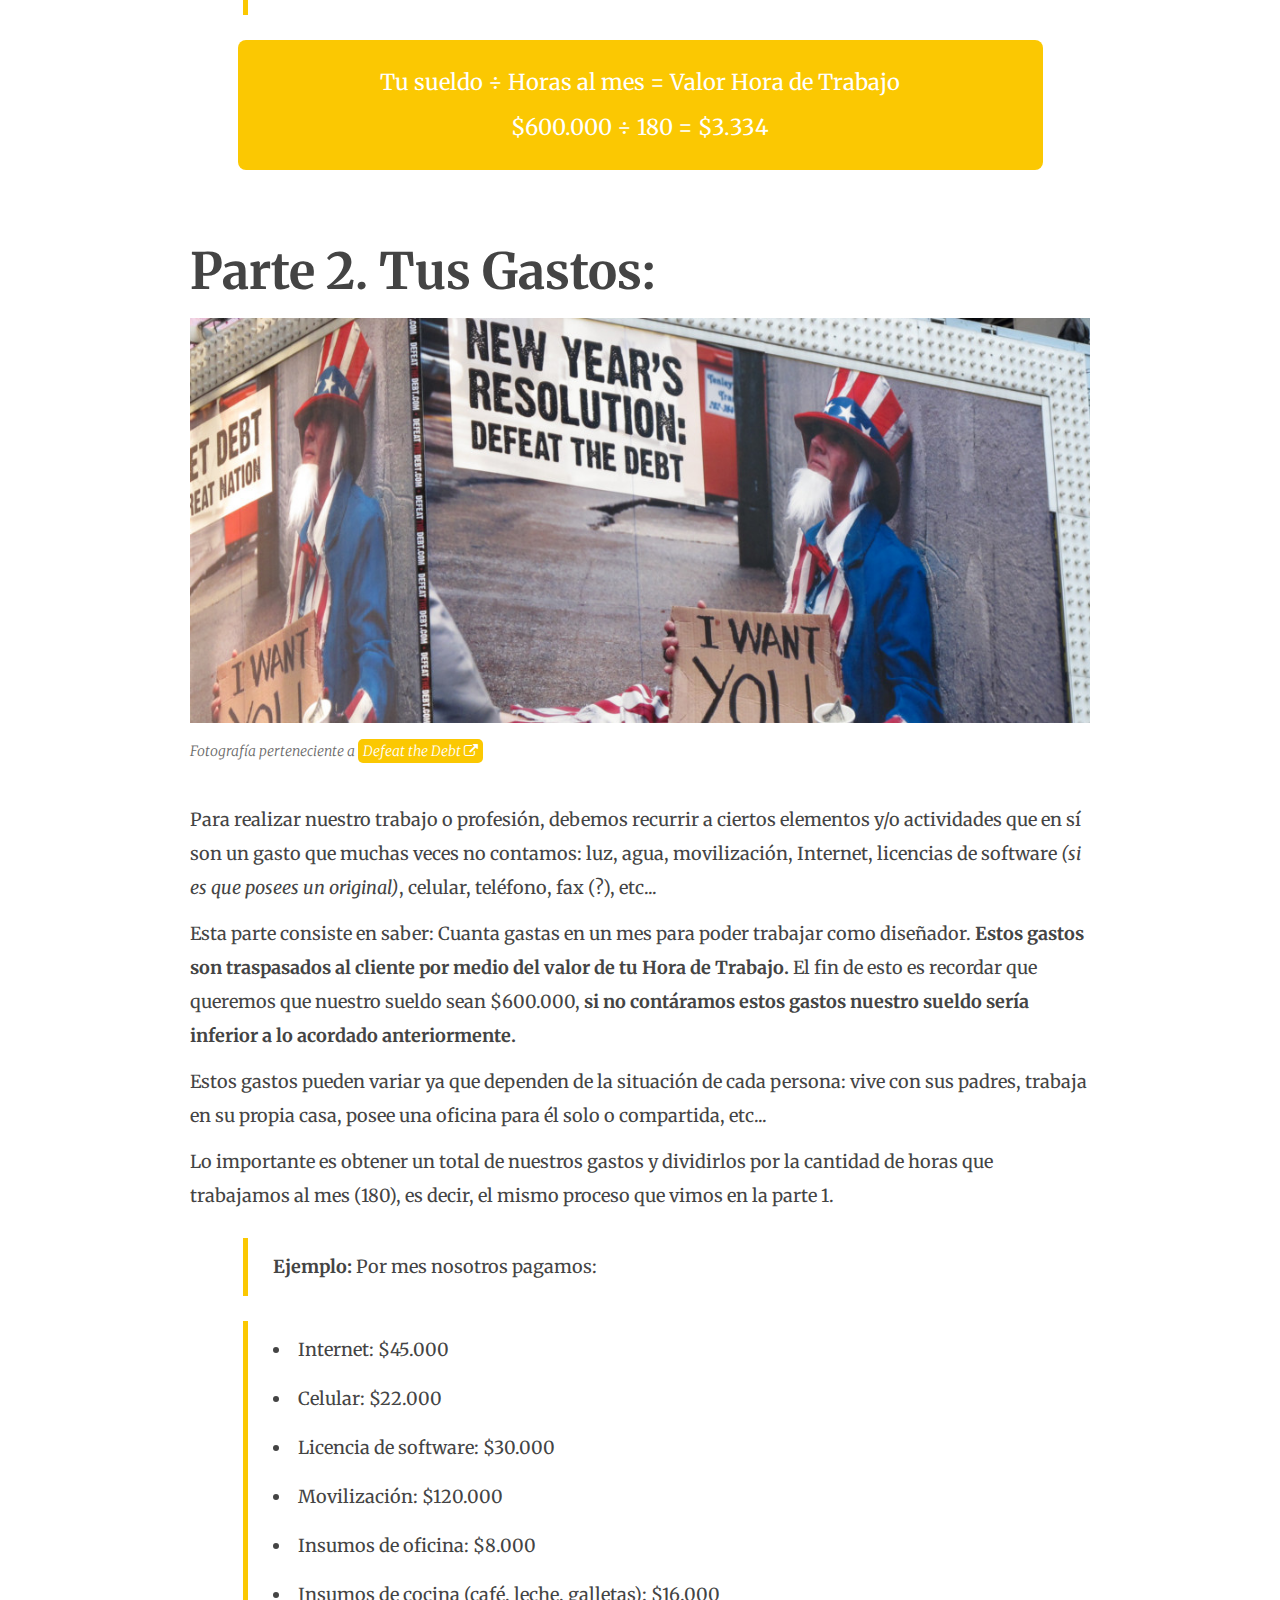
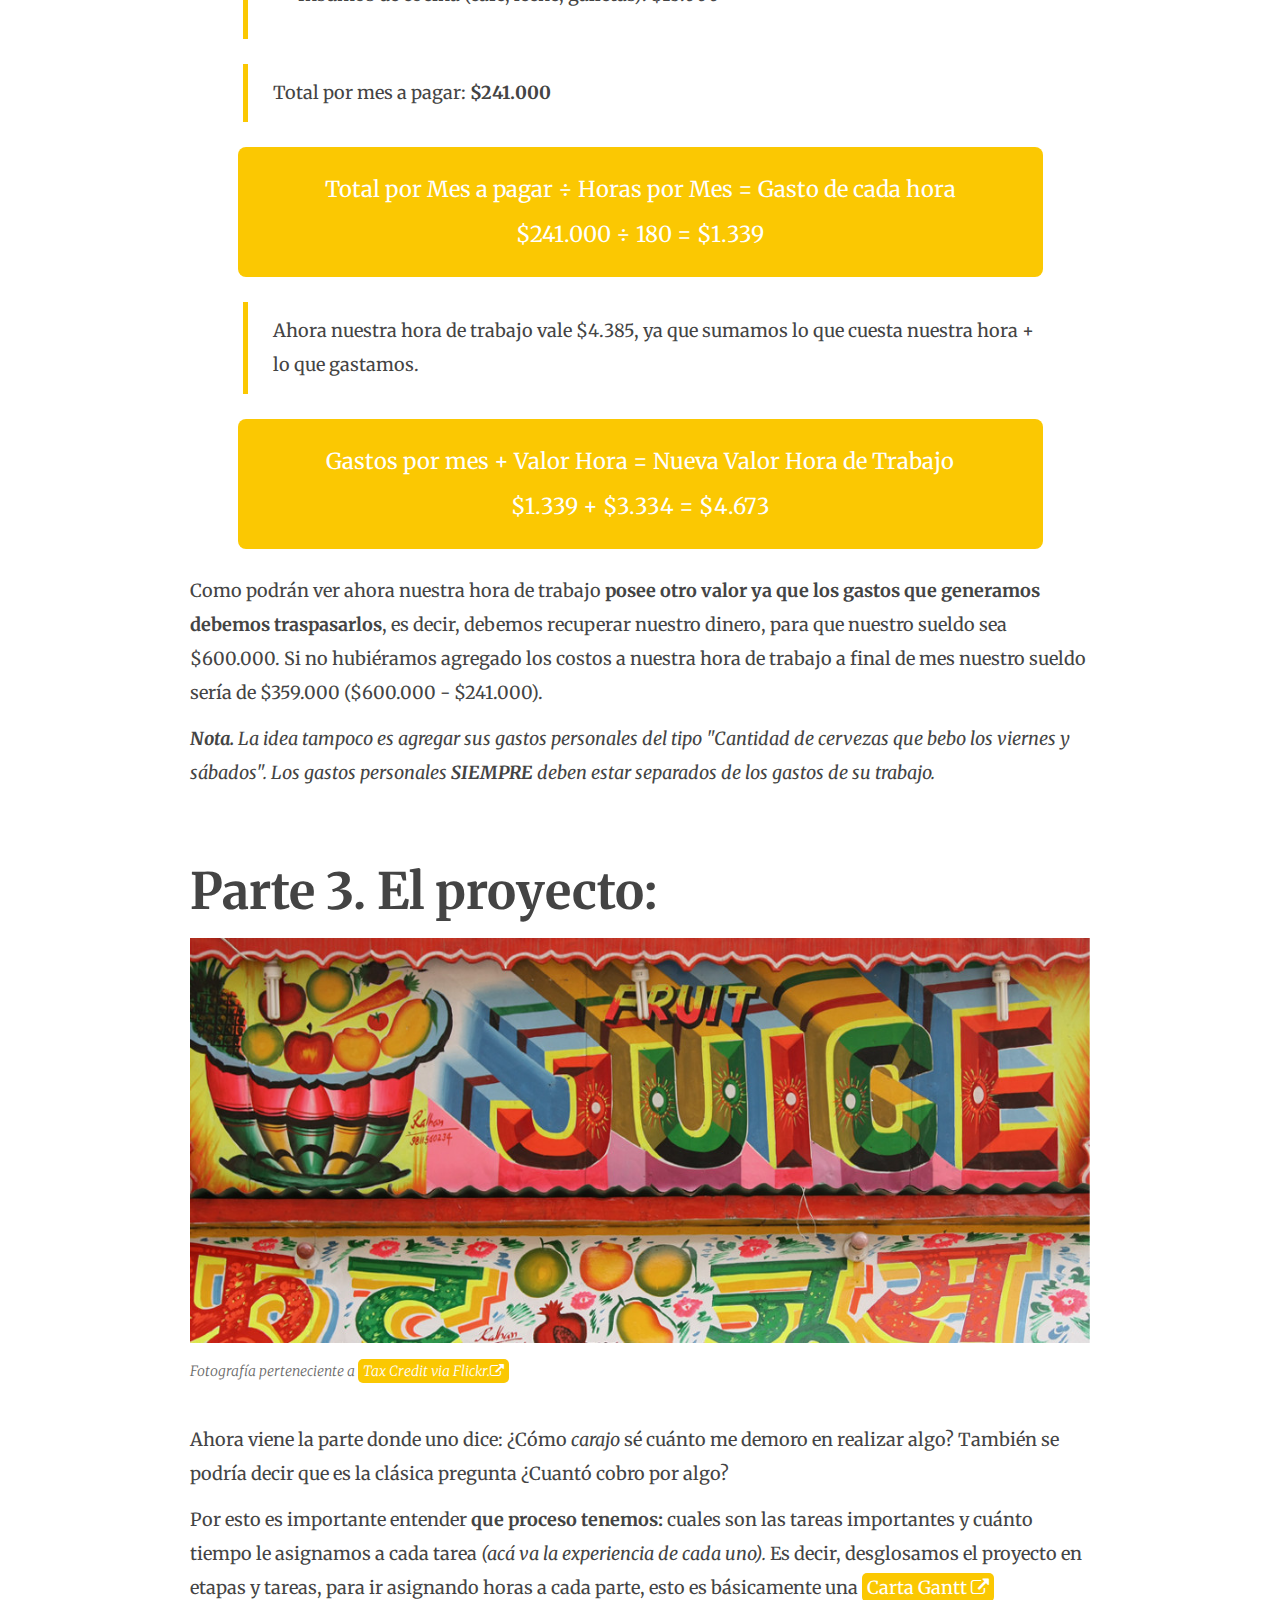
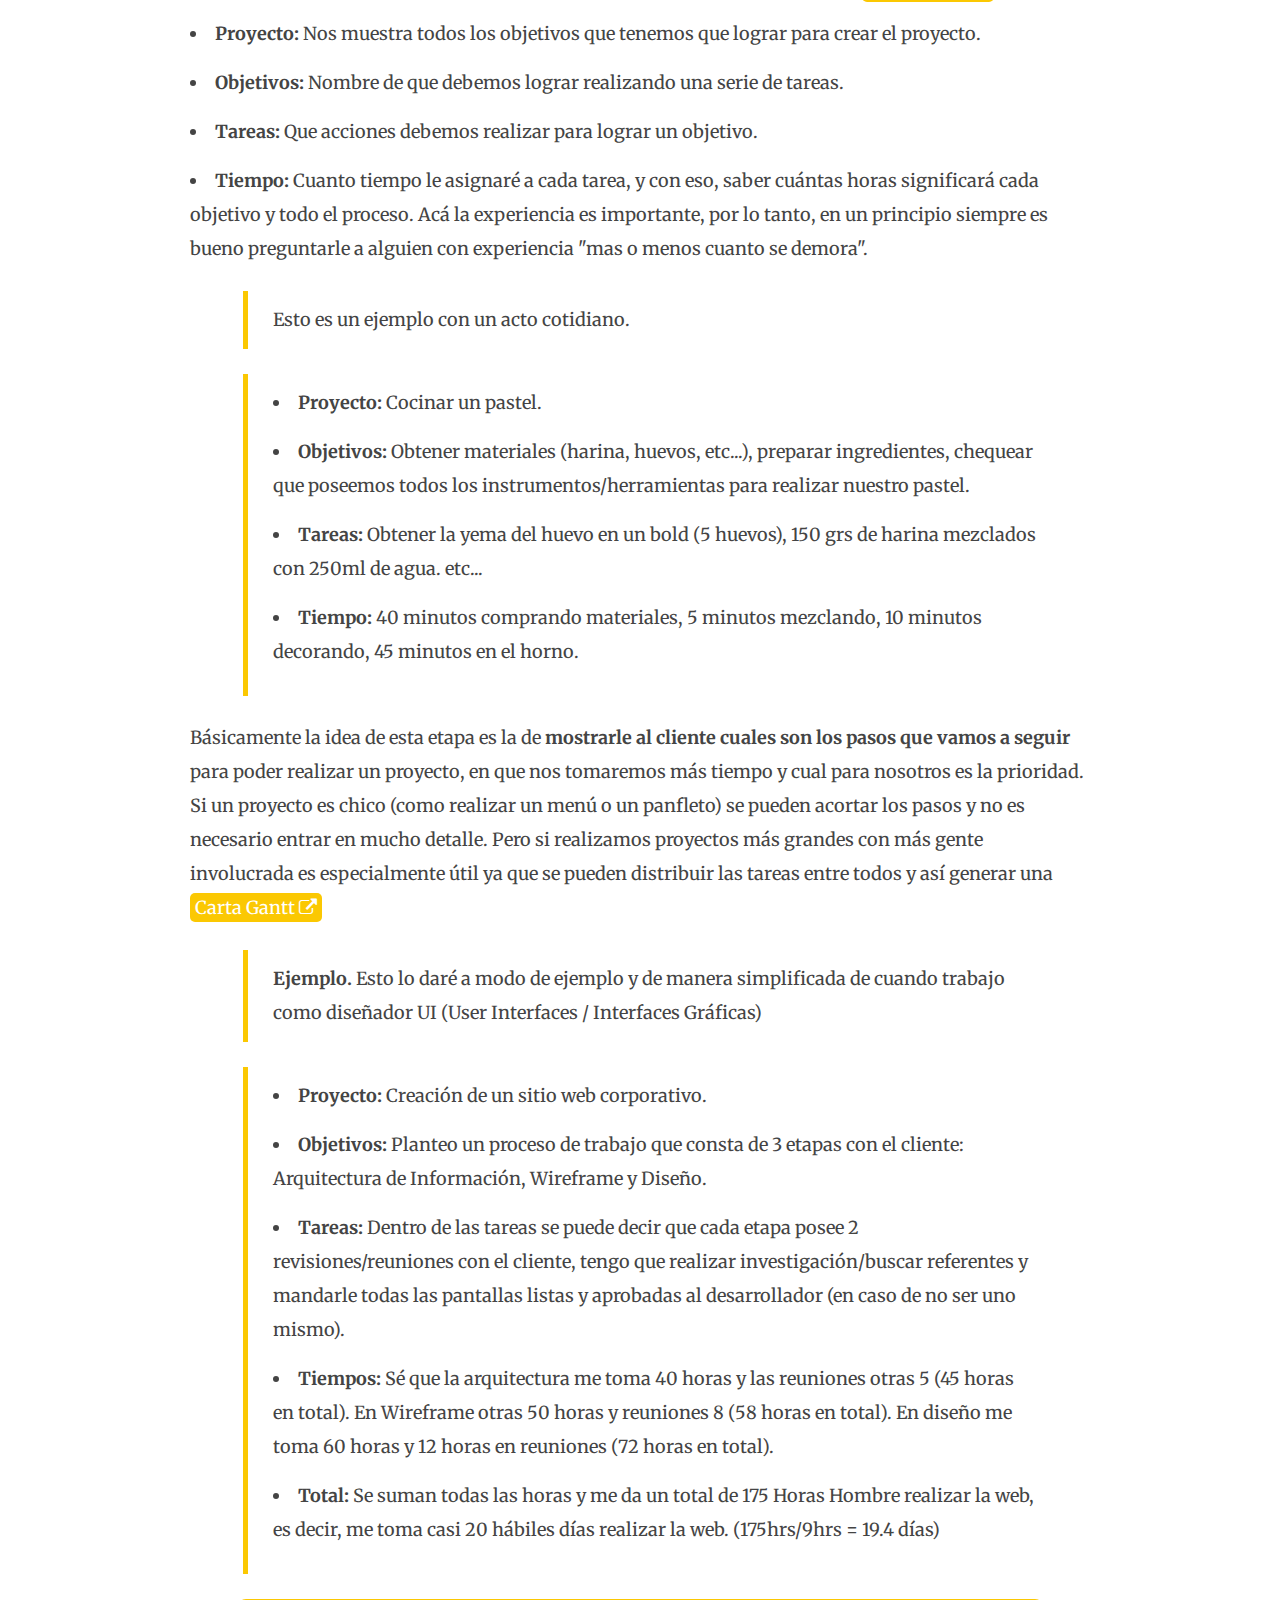
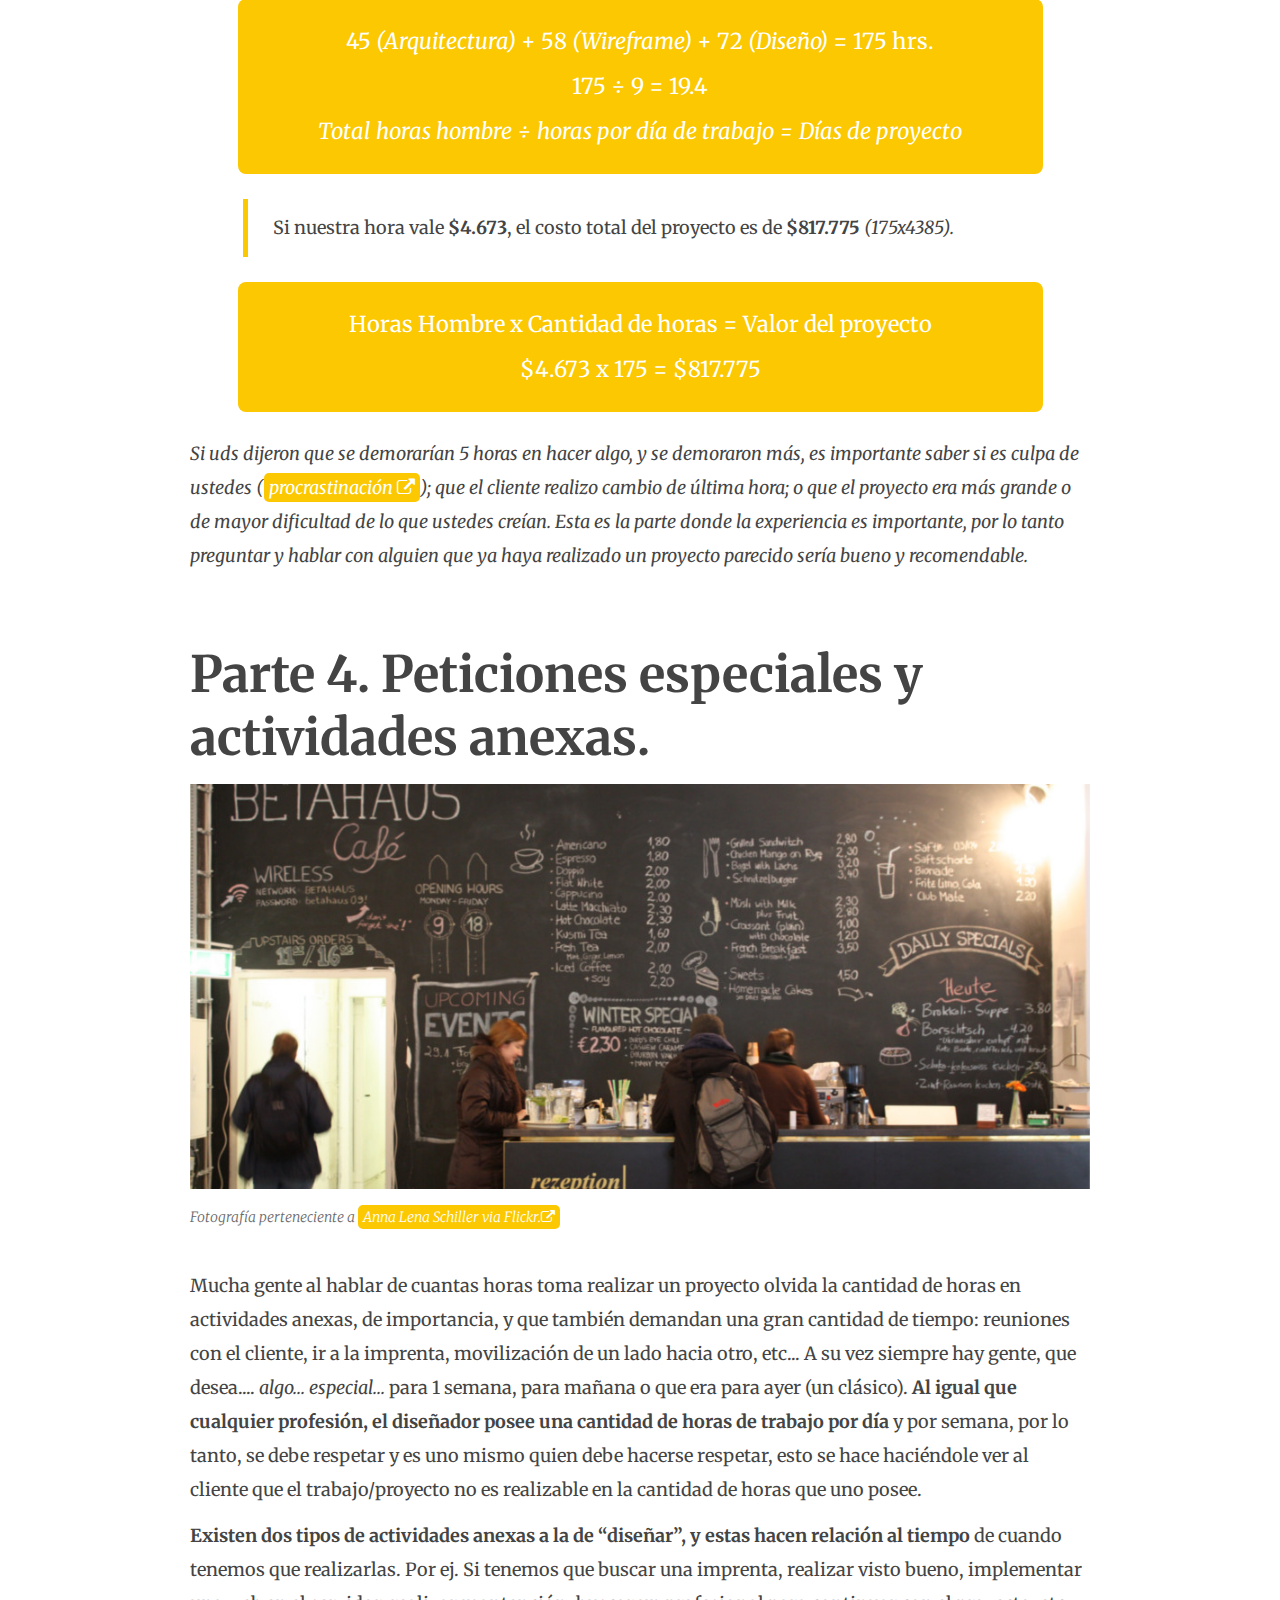
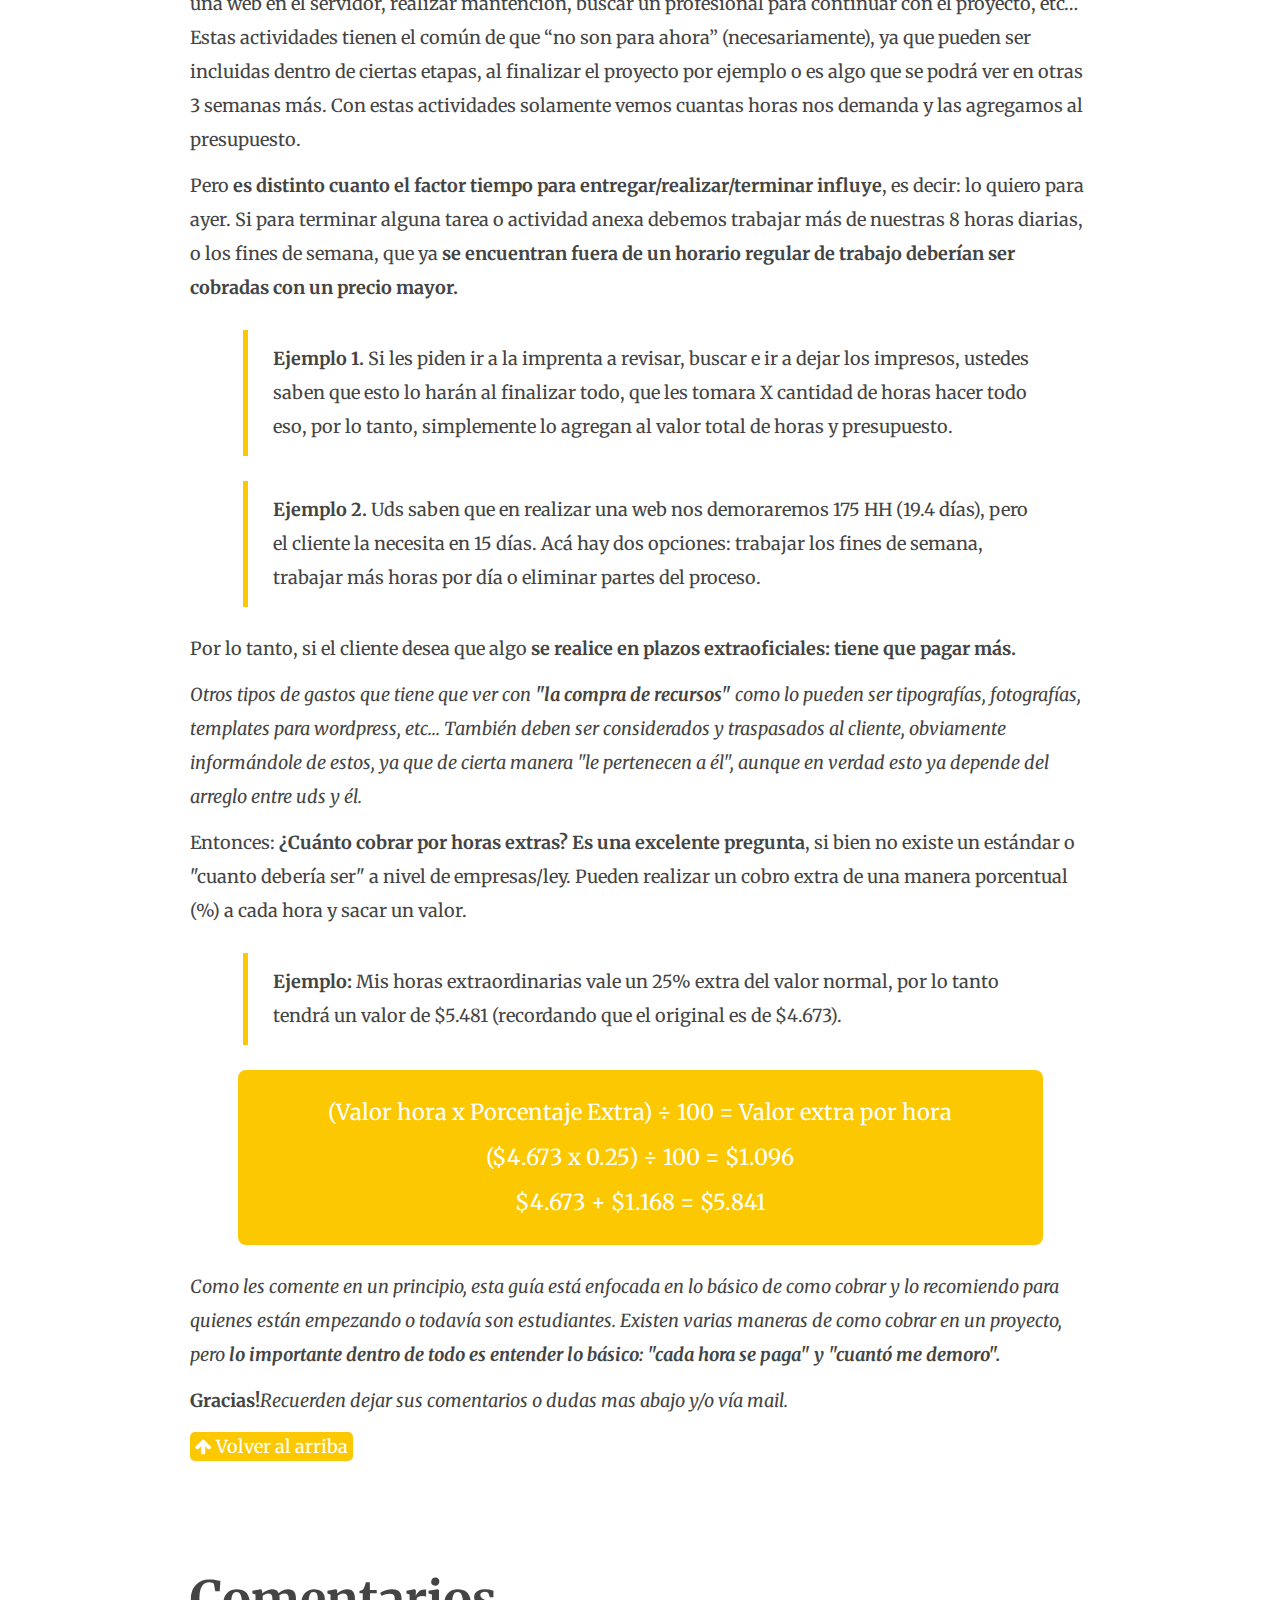
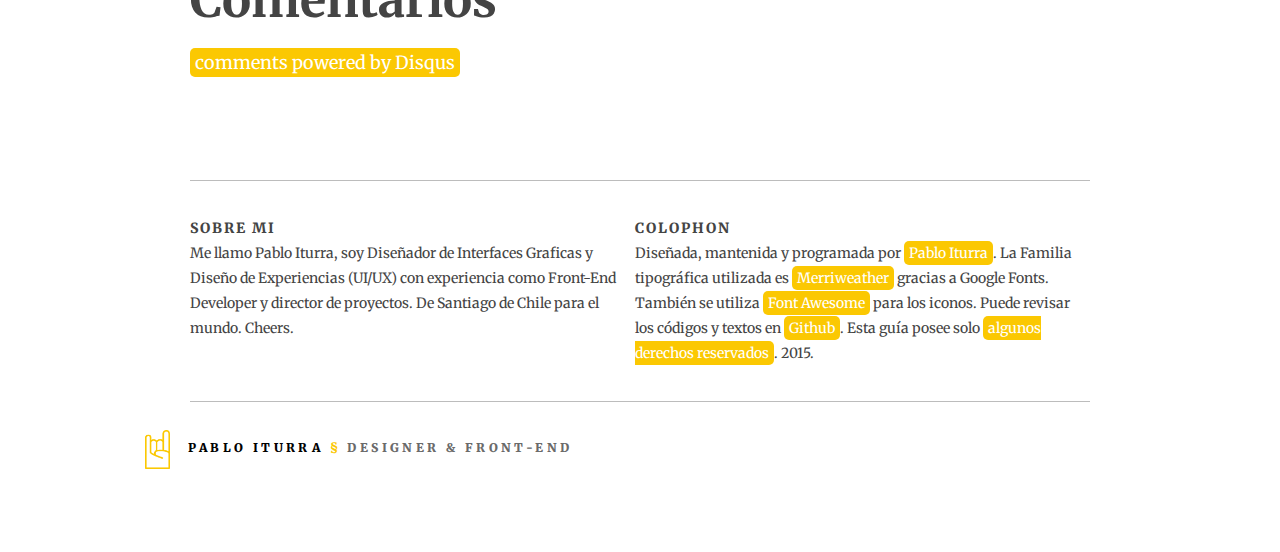
<file: hh.html>
<!doctype html>
<html>
<head>
    <meta charset="UTF-8">
    <title>Como cobrar: HH / Estudio PIF</title>

    <link href="css/style.css" rel="stylesheet">
    <link href="css/font-awesome.min.css" rel="stylesheet">

</head>
<body>

    <header>
        <a href="index.html"><img src="img/logo-am.png"> <span>Pablo Iturra</span> <b>§</b> Designer &amp; Front-End</a>
    </header>

    <section>

        <h1>Como cobrar: Horas Hombre</h1>

        <img src="img/cobrar/money.jpg">
        <p class="foto">Fotografía perteneciente a <a href="https://www.flickr.com/photos/68751915@N05/6355836713" target="_blank">401(K) 2012 via Flickr.<i class="fa fa-external-link"></i></a></p>
        
        <p>Existen varias maneras de definir cómo se puede cobrar en un proyecto, pero partiremos por la que considero la más simple y sencilla, especialmente enfocada en <b>quienes recién están empezando como freelance o estudiantes</b>.</p>        

        <p><b>HH (Horas Hombre),</b> es <cite>una unidad de estimación del esfuerzo necesario para realizar una tarea cuya unidad equivale a una hora de trabajo ininterrumpido de un trabajador medio. <a href="http://es.wikipedia.org/wiki/Hora-persona">Wikipedia <i class="fa fa-external-link"></i></a></cite>. Es decir: <b>una hora de trabajo sin coffee break, reuniones o Facebook.</b></p>

        <p>A su vez con este método se deja de lado:</p>

        <ul>
            <li>Investigación profunda de cuanto se cobra en el mercado nacional e internacional sobre una materia/área en particular.</li>
            <li>ROI (<a href="http://www.puromarketing.com/10/18129/para-como-optimiza.html" target="_blank">Retorno sobre la Inversión <i class="fa fa-external-link"></i></a>).</li>
            <li>Valor del proyecto en el tiempo.</li>
            <li>Tamaño de la empresa.</li>
            <li>Tamaño del mercado en el cual se encuentra la empresa.</li>
        </ul>

        <br>

        <p><b>Esta guía está compuesta por 4 etapas</b></p>

        <ul>
            <li><a href="#parte1"><b>Tu Sueldo:</b> Cuánto quieres ganar. <i class="fa fa-arrow-down"></i></a></li>
            <li><a href="#parte2"><b>Tus gastos:</b> Cuánto gastas para poder trabajar. <i class="fa fa-arrow-down"></i></a></li>
            <li><a href="#parte3"><b>El proyecto:</b> Tiempos, procesos y tareas. <i class="fa fa-arrow-down"></i></a></li>
            <li><a href="#parte4"><b>Peticiones especiales:</b> Peticiones especiales y actividades anexas. <i class="fa fa-arrow-down"></i></a></li>
        </ul>

        <h1 id="parte1">Parte 1. Tu sueldo:</h1>

        <img src='img/cobrar/billete.jpg'>
        <p class="foto">Fotografía perteneciente a <a href="https://www.flickr.com/photos/76657755@N04/7408506410" target="_blank">Tax Credit via Flickr.<i class="fa fa-external-link"></i></a></p>

        <p>Lo primer es saber:</p>

        <ul>
            <li>Cuánto quiero ganar al mes.</li>
            <li>Cuánto paga el mercado por el área en la que me encuentro.</li>
            <li>Cuánto paga el mercado por la experiencia que poseo.</li>
        </ul>

        <p>Lo que uno gana al mes <b>debe ser un balance entre estos 3 puntos</b>. El primer punto es de un ámbito personal, por lo cual lo dejaré a criterio de cada uno. Los otros dos puntos requieren un mínimo esfuerzo donde deben investigar, por suerte el Gobierno de Chile posee un registro de cuanto se gana en distintas profesiones dependiendo de las áreas y de los años de experiencia del profesional, ya venga de instituto o universidad.</p>

        <p><b>No encuentro que sea recomendable</b> sin un criterio prudente solamente <i>"ver cuánto cobra en otro país y traspasarlo (convertirlo) al país donde vives"</i>, ya que se deben comparar aspectos como nivel de vida, costos de vida, etc...</p>

        <p>Links con información por países:</p>

        <ul>
            <li><a href="http://www.mifuturo.cl/index.php/futuro-laboral/buscador-por-carrera?tecnico=false&cmbareas=3&cmbinstituciones=3" target="_blank">Mi Futuro (Chile) <i class="fa fa-external-link"></i></a></li>
            <li>Si conoce de alguna otra por favor hágamelo saber <a href="mailto:ykzpablo@gmail.com">Mail <i class="fa fa-external-link"></i></a> </li>
<!--            <li><a href="#">AGORA (Colombia) <i class="fa fa-external-link"></i></a></li>-->
        </ul>

        <p>Una vez con esta información en la mano ya podremos definir cuanto quisiéramos ganar en un mes, por lo que ahora vienen las matemáticas (<i>yeih!</i>).
<b>Básicamente lo que hay que realizar es dividir el sueldo que queremos ganar al mes por 180</b>, ya que estas son las horas que se trabajan en 1 mes (9hrs por día -> 45 horas por semana -> 180 por mes).</p>

        <p class="ejem">
            <b>Ejemplo:</b> Segun el sitio web de <a href="http://www.mifuturo.cl/index.php/futuro-laboral/buscador-por-carrera?tecnico=false&cmbareas=3&cmbinstituciones=3" target="_blank">Mi Futuro (Chile) <i class="fa fa-external-link"></i></a>, un <b>diseñador gráfico recién egresado de una Universidad</b> puede ganar en promedio un sueldo bruto promedio de <b>$503.488</b>, mientras que el de <b>un instituto puede ganar en promedio $422.669</b>.
            <br>
            Como nosotros queremos ganar un poco más, diremos que nuestro primer sueldo debería ser de <b>$600.000</b>.
            <br>
            Por lo tanto diremos que 600.000 ÷ 180 = 3.334
            <br>
            Por lo tanto tu HH (Hora de Trabajo) posee un valor de <b>$3.334</b>
        </p>

        <p class="math">
            Tu sueldo ÷ Horas al mes = Valor Hora de Trabajo
            <br>
            $600.000 ÷ 180 = $3.334
        </p>

        
        <h1 id="parte2">Parte 2. Tus Gastos:</h1>

        <img src="img/cobrar/debt.jpg">
        <p class="foto">Fotografía perteneciente a <a href="http://www.defeatthedebt.com/our-ads/billboards/" target="_blank">Defeat the Debt <i class="fa fa-external-link"></i></a></p>

        <p>Para realizar nuestro trabajo o profesión, debemos recurrir a ciertos elementos y/o actividades que en sí son un gasto que muchas veces no contamos: luz, agua, movilización, Internet, licencias de software <i>(si es que posees un original)</i>, celular, teléfono, fax (?), etc...</p>

        <p>Esta parte consiste en saber: Cuanta gastas en un mes para poder trabajar como diseñador. <b>Estos gastos son traspasados al cliente por medio del valor de tu Hora de Trabajo.</b> El fin de esto es recordar que queremos que nuestro sueldo sean $600.000, <b>si no contáramos estos gastos nuestro sueldo sería inferior a lo acordado anteriormente.</b></p>

        <p>Estos gastos pueden variar ya que dependen de la situación de cada persona: vive con sus padres, trabaja en su propia casa, posee una oficina para él solo o compartida, etc...</p>

        <p>Lo importante es obtener un total de nuestros gastos y dividirlos por la cantidad de horas que trabajamos al mes (180), es decir, el mismo proceso que vimos en la parte 1.</p>

        <p class="ejem">
            <b>Ejemplo:</b> Por mes nosotros pagamos:
        </p>

        <ul class="ejem">
            <li>Internet: $45.000</li>
            <li>Celular: $22.000</li>
            <li>Licencia de software: $30.000</li>
            <li>Movilización: $120.000</li>
            <li>Insumos de oficina: $8.000</li>
            <li>Insumos de cocina (café, leche, galletas): $16.000</li>
        </ul>

        <p class="ejem">Total por mes a pagar:
            <b>$241.000</b>
        </p>

        <p class="math">
            Total por Mes a pagar ÷ Horas por Mes = Gasto de cada hora
            <br>
            $241.000 ÷ 180  = $1.339
        </p>

        <p class="ejem">Ahora nuestra hora de trabajo vale $4.385, ya que sumamos lo que cuesta nuestra hora + lo que gastamos.</p>

        <p class="math">
            Gastos por mes + Valor Hora = Nueva Valor Hora de Trabajo
            <br>
            $1.339 + $3.334 = $4.673
        </p>

        <p>Como podrán ver ahora nuestra hora de trabajo <b>posee otro valor ya que los gastos que generamos debemos traspasarlos</b>, es decir, debemos recuperar nuestro dinero, para que nuestro sueldo sea $600.000. Si no hubiéramos agregado los costos a nuestra hora de trabajo a final de mes nuestro sueldo sería de $359.000 ($600.000 - $241.000).</p>

        <p><i><b>Nota.</b> La idea tampoco es agregar sus gastos personales del tipo "Cantidad de cervezas que bebo los viernes y sábados". Los gastos personales <b>SIEMPRE</b> deben estar separados de los gastos de su trabajo.</i></p>

        <h1 id="parte3">Parte 3. El proyecto:</h1>

        <img src="img/cobrar/juice.jpg">
        <p class="foto">Fotografía perteneciente a <a href="https://www.flickr.com/photos/76657755@N04/7408506410" target="_blank">Tax Credit via Flickr.<i class="fa fa-external-link"></i></a></p>

        <p>Ahora viene la parte donde uno dice: ¿Cómo <i>carajo</i> sé cuánto me demoro en realizar algo? También se podría decir que es la clásica pregunta ¿Cuantó cobro por algo? </p>

        <p>Por esto es importante entender <b>que proceso tenemos:</b> cuales son las tareas importantes y cuánto tiempo le asignamos a cada tarea <i>(acá va la experiencia de cada uno).</i> Es decir, desglosamos el proyecto en etapas y tareas, para ir asignando horas a cada parte, esto es básicamente una <a href="http://www.grafiscopio.com/carta-gantt-para-que-sirve-y-como-hacerla/" target="_blank">Carta Gantt <i class="fa fa-external-link"></i></a></p>

        <ul>
            <li><b>Proyecto:</b> Nos muestra todos los objetivos que tenemos que lograr para crear el proyecto.</li>

            <li><b>Objetivos:</b> Nombre de que debemos lograr realizando una serie de tareas.</li>

            <li><b>Tareas:</b> Que acciones debemos realizar para lograr un objetivo.</li>

            <li><b>Tiempo:</b> Cuanto tiempo le asignaré a cada tarea, y con eso, saber cuántas horas significará cada objetivo y todo el proceso. Acá la experiencia es importante, por lo tanto, en un principio siempre es bueno preguntarle a alguien con experiencia "mas o menos cuanto se demora".</li>

        </ul>

        <p class="ejem">
            Esto es un ejemplo con un acto cotidiano.
        </p>

        <ul class="ejem">
            <li><b>Proyecto:</b> Cocinar un pastel.</li>

            <li><b>Objetivos:</b> Obtener materiales (harina, huevos, etc...), preparar ingredientes, chequear que poseemos todos los instrumentos/herramientas para realizar nuestro pastel.</li>

            <li><b>Tareas:</b> Obtener la yema del huevo en un bold (5 huevos), 150 grs de harina mezclados con 250ml de agua. etc...</li>

            <li><b>Tiempo:</b> 40 minutos comprando materiales, 5 minutos mezclando, 10 minutos decorando, 45 minutos en el horno.</li>

        </ul>

        <p>Básicamente la idea de esta etapa es la de <b>mostrarle al cliente cuales son los pasos que vamos a seguir</b> para poder realizar un proyecto, en que nos tomaremos más tiempo y cual para nosotros es la prioridad. Si un proyecto es chico (como realizar un menú o un panfleto) se pueden acortar los pasos y no es necesario entrar en mucho detalle. Pero si realizamos proyectos más grandes con más gente involucrada es especialmente útil ya que se pueden distribuir las tareas entre todos y así generar una <a href="http://www.grafiscopio.com/carta-gantt-para-que-sirve-y-como-hacerla/" target="_blank">Carta Gantt <i class="fa fa-external-link"></i></a></p>

        <p class="ejem"><b>Ejemplo.</b> Esto lo daré a modo de ejemplo y de manera simplificada de cuando trabajo como diseñador UI (User Interfaces / Interfaces Gráficas)</p>

        <ul class="ejem">

            <li><b>Proyecto:</b> Creación de un sitio web corporativo.</li>

            <li><b>Objetivos:</b> Planteo un proceso de trabajo que consta de 3 etapas con el cliente: Arquitectura de Información, Wireframe y Diseño.</li>

            <li><b>Tareas:</b> Dentro de las tareas se puede decir que cada etapa posee 2 revisiones/reuniones con el cliente, tengo que realizar investigación/buscar referentes y mandarle todas las pantallas listas y aprobadas al desarrollador (en caso de no ser uno mismo).</li>

            <li><b>Tiempos:</b> Sé que la arquitectura me toma 40 horas y las reuniones otras 5 (45 horas en total). En Wireframe otras 50 horas y reuniones 8 (58 horas en total). En diseño me toma 60 horas y 12 horas en reuniones (72 horas en total).</li>

            <li><b>Total:</b> Se suman todas las horas y me da un total de 175 Horas Hombre realizar la web, es decir, me toma casi 20 hábiles días realizar la web. (175hrs/9hrs = 19.4 días)</li>

        </ul>

        <p class="math">
            45 <i>(Arquitectura)</i> + 58 <i>(Wireframe)</i> + 72 <i>(Diseño)</i> = 175 hrs.
            <br>
            175 ÷ 9 = 19.4
            <br>
            <i>Total horas hombre ÷ horas por día de trabajo = Días de proyecto</i>
        </p>

        <p class="ejem">Si nuestra hora vale <b>$4.673</b>, el costo total del proyecto es de <b>$817.775</b> <i>(175x4385).</i></p>

        <p class="math">
            Horas Hombre x Cantidad de horas = Valor del proyecto
            <br>
            $4.673 x 175 = $817.775
        </p>

        <p><i>Si uds dijeron que se demorarían 5 horas en hacer algo, y se demoraron más, es importante saber si es culpa de ustedes (<a href="https://www.youtube.com/watch?v=CW0zy70Lkg4">procrastinación <i class="fa fa-external-link"></i></a>); que el cliente realizo cambio de última hora; o que el proyecto era más grande o de mayor dificultad de lo que ustedes creían. Esta es la parte donde la experiencia es importante, por lo tanto preguntar y hablar con alguien que ya haya realizado un proyecto parecido sería bueno y recomendable.</i></p>


        <h1 id="parte4">Parte 4. Peticiones especiales y actividades anexas.</h1>

        <img src="img/cobrar/menu.jpg">
        <p class="foto">Fotografía perteneciente a <a href="https://www.flickr.com/photos/frauleinschiller/4253814368/in/[base64]" target="_blank">Anna Lena Schiller via Flickr.<i class="fa fa-external-link"></i></a></p>

        <p>Mucha gente al hablar de cuantas horas toma realizar un proyecto olvida la cantidad de horas en actividades anexas, de importancia, y que también demandan una gran cantidad de tiempo: reuniones con el cliente, ir a la imprenta, movilización de un lado hacia otro, etc... A su vez siempre hay gente, que desea.... <i>algo... especial...</i> para 1 semana, para mañana o que era para ayer (un clásico). <b>Al igual que cualquier profesión, el diseñador posee una cantidad de horas de trabajo por día</b> y por semana, por lo tanto, se debe respetar y es uno mismo quien debe hacerse respetar, esto se hace haciéndole ver al cliente que el trabajo/proyecto no es realizable en la cantidad de horas que uno posee.</p>

        <p><b>Existen dos tipos de actividades anexas a la de “diseñar”, y estas hacen relación al tiempo</b> de cuando tenemos que realizarlas. Por ej. Si tenemos que buscar una imprenta, realizar visto bueno, implementar una web en el servidor, realizar mantención, buscar un profesional para continuar con el proyecto, etc… Estas actividades tienen el común de que “no son para ahora” (necesariamente), ya que pueden ser incluidas dentro de ciertas etapas, al finalizar el proyecto por ejemplo o es algo que se podrá ver en otras 3 semanas más. Con estas actividades solamente vemos cuantas horas nos demanda y las agregamos al presupuesto.</p>

        <p>Pero <b>es distinto cuanto el factor tiempo para entregar/realizar/terminar influye</b>, es decir: lo quiero para ayer. Si para terminar alguna tarea o actividad anexa debemos trabajar más de nuestras 8 horas diarias, o los fines de semana, que ya <b>se encuentran fuera de un horario regular de trabajo deberían ser cobradas con un precio mayor.</b></p>

        <p class="ejem">
            <b>Ejemplo 1.</b>
            Si les piden ir a la imprenta a revisar, buscar e ir a dejar los impresos, ustedes saben que esto lo harán al finalizar todo, que les tomara X cantidad de horas hacer todo eso, por lo tanto, simplemente lo agregan al valor total de horas y presupuesto.
        </p>

        <p class="ejem">
            <b>Ejemplo 2.</b>
            Uds saben que en realizar una web nos demoraremos 175 HH (19.4 días), pero el cliente la necesita en 15 días. Acá hay dos opciones: trabajar los fines de semana, trabajar más horas por día o eliminar partes del proceso.
        </p>

        <p>Por lo tanto, si el cliente desea que algo <b>se realice en plazos extraoficiales: tiene que pagar más.</b></p>

        <p>
            <i>
            Otros tipos de gastos que tiene que ver con <b>"la compra de recursos"</b> como lo pueden ser tipografías, fotografías, templates para wordpress, etc... También deben ser considerados y traspasados al cliente, obviamente informándole de estos, ya que de cierta manera "le pertenecen a él", aunque en verdad esto ya depende del arreglo entre uds y él.
            </i>
        </p>

        <p>Entonces: <b>¿Cuánto cobrar por horas extras? Es una excelente pregunta</b>, si bien no existe un estándar o "cuanto debería ser" a nivel de empresas/ley. Pueden realizar un cobro extra de una manera porcentual (%) a cada hora y sacar un valor.</p>

        <p class="ejem">
            <b>Ejemplo:</b> Mis horas extraordinarias vale un 25% extra del valor normal, por lo tanto tendrá un valor de $5.481 (recordando que el original es de $4.673).
        </p>

        <p class="math">
            (Valor hora x Porcentaje Extra) ÷ 100 = Valor extra por hora
            <br>
            ($4.673 x 0.25) ÷ 100 = $1.096
            <br>
            $4.673 + $1.168 = $5.841
        </p>

        <p><i>Como les comente en un principio, esta guía está enfocada en lo básico de como cobrar y lo recomiendo para quienes están empezando o todavía son estudiantes. Existen varias maneras de como cobrar en un proyecto, pero <b>lo importante dentro de todo es entender lo básico: "cada hora se paga" y "cuantó me demoro".</b></i></p>
        
        <p><b>Gracias!</b><i>Recuerden dejar sus comentarios o dudas mas abajo y/o vía mail.</i></p>
        
        <p>
            <a href="#"><i class="fa fa-arrow-up"></i> Volver al arriba </a>
            <br>
            <br>
<!--            <a href="index.html"><i class="fa fa-arrow-circle-left"></i> Volver al inicio </a>-->
        </p>
        


    </section>
    
    

    <section>
        <h1>Comentarios</h1>

          <div id="disqus_thread"></div>
    <script type="text/javascript">
        /* * * CONFIGURATION VARIABLES: EDIT BEFORE PASTING INTO YOUR WEBPAGE * * */
        var disqus_shortname = 'guabsicadecomocobrarhorashombre'; // required: replace example with your forum shortname

        /* * * DON'T EDIT BELOW THIS LINE * * */
        (function() {
            var dsq = document.createElement('script'); dsq.type = 'text/javascript'; dsq.async = true;
            dsq.src = '//' + disqus_shortname + '.disqus.com/embed.js';
            (document.getElementsByTagName('head')[0] || document.getElementsByTagName('body')[0]).appendChild(dsq);
        })();
    </script>
    <noscript>Please enable JavaScript to view the <a href="http://disqus.com/?ref_noscript">comments powered by Disqus.</a></noscript>
    <a href="http://disqus.com" class="dsq-brlink">comments powered by <span class="logo-disqus">Disqus</span></a>
    </section>
    
    <section class="colo">
        <div class="col_2">
            <b>Sobre mi</b> Me llamo Pablo Iturra, soy Diseñador de Interfaces Graficas y Diseño de Experiencias (UI/UX) con experiencia como Front-End Developer y director de proyectos. De Santiago de Chile para el mundo. Cheers.
        </div>
        <div class="col_2">
            <b>Colophon</b> Diseñada, mantenida y programada por <a href="http://www.myfriendlisten.com/pablo">Pablo Iturra</a>. La Familia tipográfica utilizada es <a href="http://www.google.com/fonts" target="_blank">Merriweather</a> gracias a Google Fonts. También se utiliza <a href="http://fortawesome.github.io/Font-Awesome/" target="_blank">Font Awesome</a> para los iconos. Puede revisar los códigos y textos en <a href="http://github.com/openfunk/Guias" target="_blank">Github</a>. Esta guía posee solo <a href="http://creativecommons.org/licenses/by-sa/4.0/" target="_blank">algunos derechos reservados</a>. 2015.
        </div>
    </section>

    <footer>
        <a href="index.html"><img src="img/logo-am.png"> <span>Pablo Iturra</span> <b>§</b> Designer &amp; Front-End</a>
    </footer>
    
    
    <script>
  (function(i,s,o,g,r,a,m){i['GoogleAnalyticsObject']=r;i[r]=i[r]||function(){
  (i[r].q=i[r].q||[]).push(arguments)},i[r].l=1*new Date();a=s.createElement(o),
  m=s.getElementsByTagName(o)[0];a.async=1;a.src=g;m.parentNode.insertBefore(a,m)
  })(window,document,'script','//www.google-analytics.com/analytics.js','ga');

  ga('create', 'UA-61636985-1', 'auto');
  ga('send', 'pageview');

</script>

</body>
</html>
</file>
<file: css/style.css>
@charset "utf-8";
@import url(http://fonts.googleapis.com/css?family=Merriweather:400,300,300italic,400italic,700,700italic,900italic,900);

* {
    margin: 0;
    padding: 0;
}

html {
    -webkit-font-smoothing: antialiased;
    -webkit-text-size-adjust: none;
    text-rendering: optimizeLegibility;
    -webkit-font-feature-settings: "kern";
    -moz-font-feature-settings: "kern";
    font-feature-settings: "kern";
    -webkit-font-kerning: normal;
    -moz-font-kerning: normal;
    font-kerning: normal;
}

img {
    border: 0;
    width: 100%;
}

h1 {
    font-size: 50px;
    font-weight: 700;
    line-height: normal;
    margin-top: 70px;
    margin-bottom: 15px;
}

h2 {
    text-transform: uppercase;
    margin-bottom: 10px;
    font-size:16px;
    font-weight: 700;
}

body {
    background: #fff;
    font-family: 'Merriweather', serif;
    font-weight: 400;
    font-size: 18px;
    line-height: 34px;
    color: #444;
    padding: 0% 3%;
}

a {
    text-decoration: none;
    background: #fbc802;
    color: #fff;
    padding: 3px 5px;
    border-radius: 5px;
    -webkit-transition: all .2s linear;
    -moz-transition: all .2s linear;
    -ms-transition: all .2s linear;
    -o-transition: all .2s linear;
    transition: all .2s linear;
}

a:hover {
    background: #e0b200;
    -webkit-transition: all .2s linear;
    -moz-transition: all .2s linear;
    -ms-transition: all .2s linear;
    -o-transition: all .2s linear;
    transition: all .2s linear;
}

/*
------------------------------------------------*/

header, footer {
    max-width: 1000px;
    width: 100%;
    margin: auto;
    margin-bottom: 80px;
    padding-top: 25px;
    background: none;
}

header a, footer a {
    display: inline-block;
    vertical-align: middle;
    text-decoration: none;
    color: #6a6a6a;
    text-transform: uppercase;
    font-size: 12px;
    font-weight: 900;
    letter-spacing: 3.4px;
    width: 100%;
    -webkit-transition: all .2s linear;
    -moz-transition: all .2s linear;
    -ms-transition: all .2s linear;
    -o-transition: all .2s linear;
    transition: all .2s linear;
    background: none!important;
}

header span, footer span {
    color: #000;
    background: none
}

header b, footer b {
    color: #fbc802;
    background: none
}

header a:hover span, footer a:hover span {
    color: #fbc802;
    background: none;
    -webkit-transition: all .2s linear;
    -moz-transition: all .2s linear;
    -ms-transition: all .2s linear;
    -o-transition: all .2s linear;
    transition: all .2s linear;
}

header img, footer img {
    width: 25px;
    display: inline-block;
    vertical-align: middle;
    margin-right: 12px;
}


/*
------------------------------------------------*/

section,
.contenido {
    max-width: 900px;
    width: 100%;
    margin: auto;
}

section  p {
    margin-bottom: 12px;
}

.foto {
    font-style: italic;
    font-weight: 300;
    color: #6a6a6a;
    display: block;
    margin-bottom: 35px;
    font-size: 14px;
}

.foto a {
    font-style: italic;
    font-weight: 300;
    color: #fff;    
}

.math {
    color: #fff;
    background: #fbc802;
    text-align: center;
    padding: 20px;
    margin: auto;
    width: 85%;
    margin-top: 25px;
    margin-bottom: 25px;
    font-size: 22px;
    line-height: 45px;
    border-radius: 8px;
}

.ejem {
    border-left: solid 5px #fbc802;
    padding-left: 25px;
    padding-bottom: 12px;
    padding-top: 12px;
    margin: auto;
    width: 85%;
    margin-top: 25px;
    margin-bottom: 25px;
}

section ul {
}

section ul li {
    list-style:inside;
    margin-bottom: 15px;
}

section ul li a {
}

section ul li a:hover {
}

/*
------------------------------------------------*/
/*
.contenido {
    display: block;
    width: 90%
}
*/

.contenido section {
    width: 65%;
    margin-right: 4%;
    vertical-align: top;
    display: inline-block;
}

.contenido aside {
    vertical-align: top;
    display: inline-block;
    width: 30%;
}

/*
------------------------------------------------*/

aside {
}

aside ul {
}

aside li {
}

aside li a {
    background: none;
    color: #000;
}

aside li a:hover {
}

/*
------------------------------------------------*/

article {
    margin-bottom: 50px;
    padding: 20px
}

article h2{
}

article p{
}

article a{
}

/*
------------------------------------------------*/

.col_2 {
    width: 49%;
    display: inline-block;
    vertical-align: top;
    font-size: 14px;
    line-height: 25px;
}

/*
------------------------------------------------*/

.post-content header a {
    color: #fbc802!important;
    font-weight: 700!important;
}

hr {
    margin: 60px 0;
    display: block;
}

.analy {
    width: 5%;
    background: none;
    display: block;
    margin: auto;
}

.analy img {
    width: 5%;
    display: block;
    margin: auto;
}

.analy:hover {
    width: 5%;
    background: none;
}

.colo {
    margin-top: 100px;
    border-top: solid 1px #bcbcbc;
    padding-top: 35px;
    padding-bottom: 35px;
    border-bottom: solid 1px #bcbcbc;
}

.colo b {
    text-transform: uppercase;
    font-size: 14px;
    display: block;
    letter-spacing: 2px;
    font-weight: 800;
}
</file>
